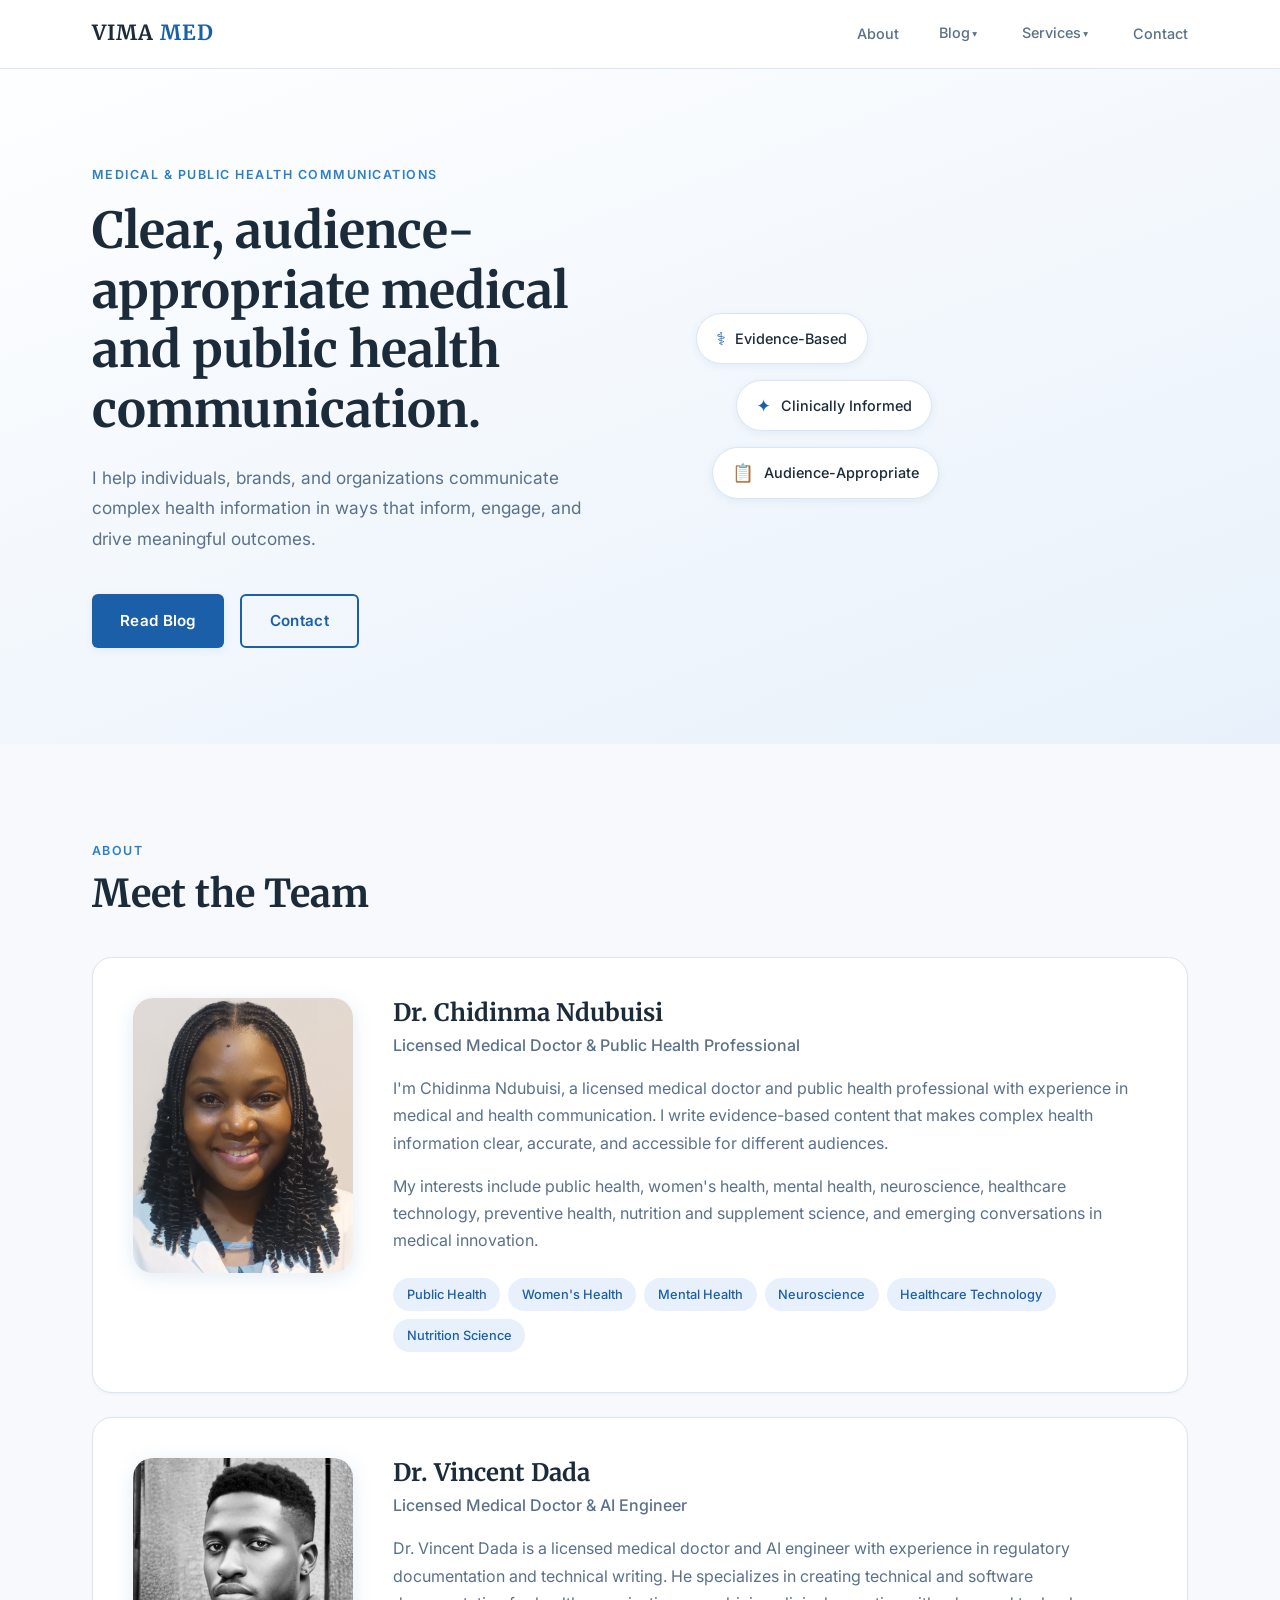
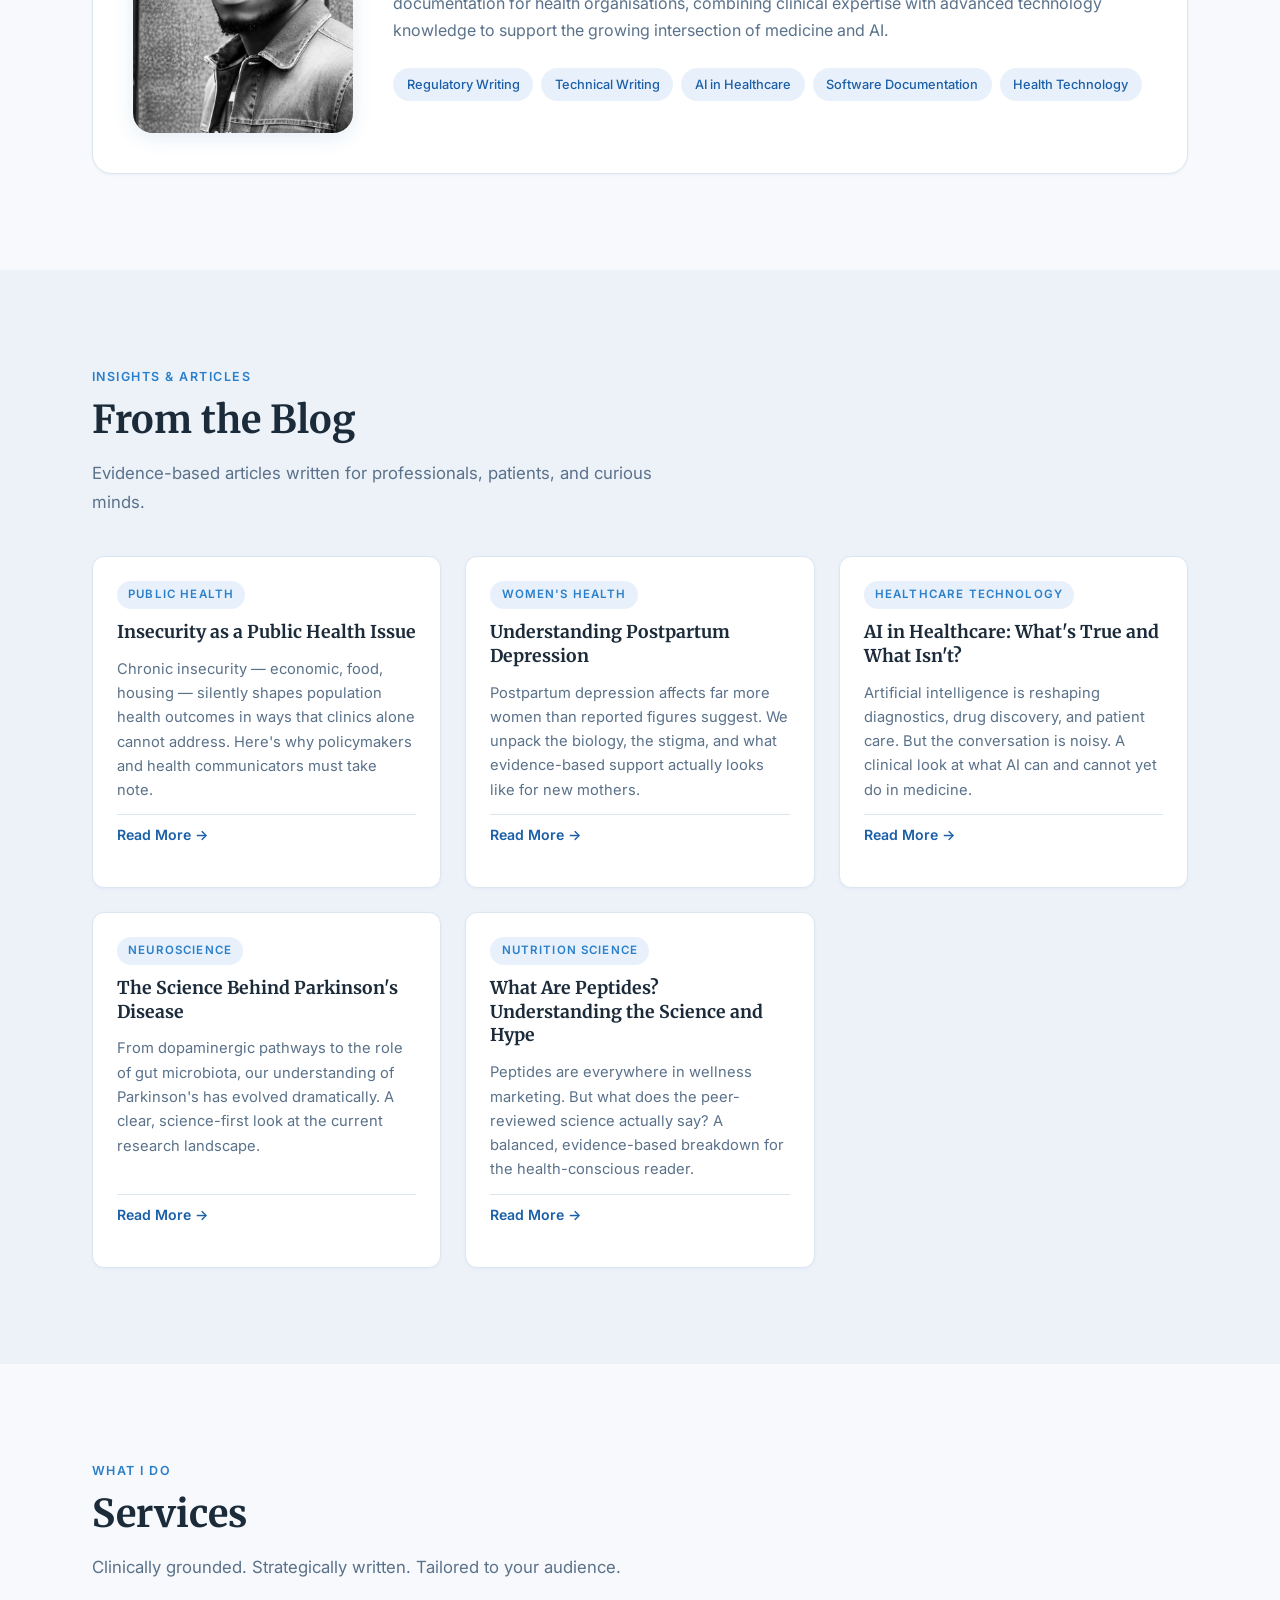
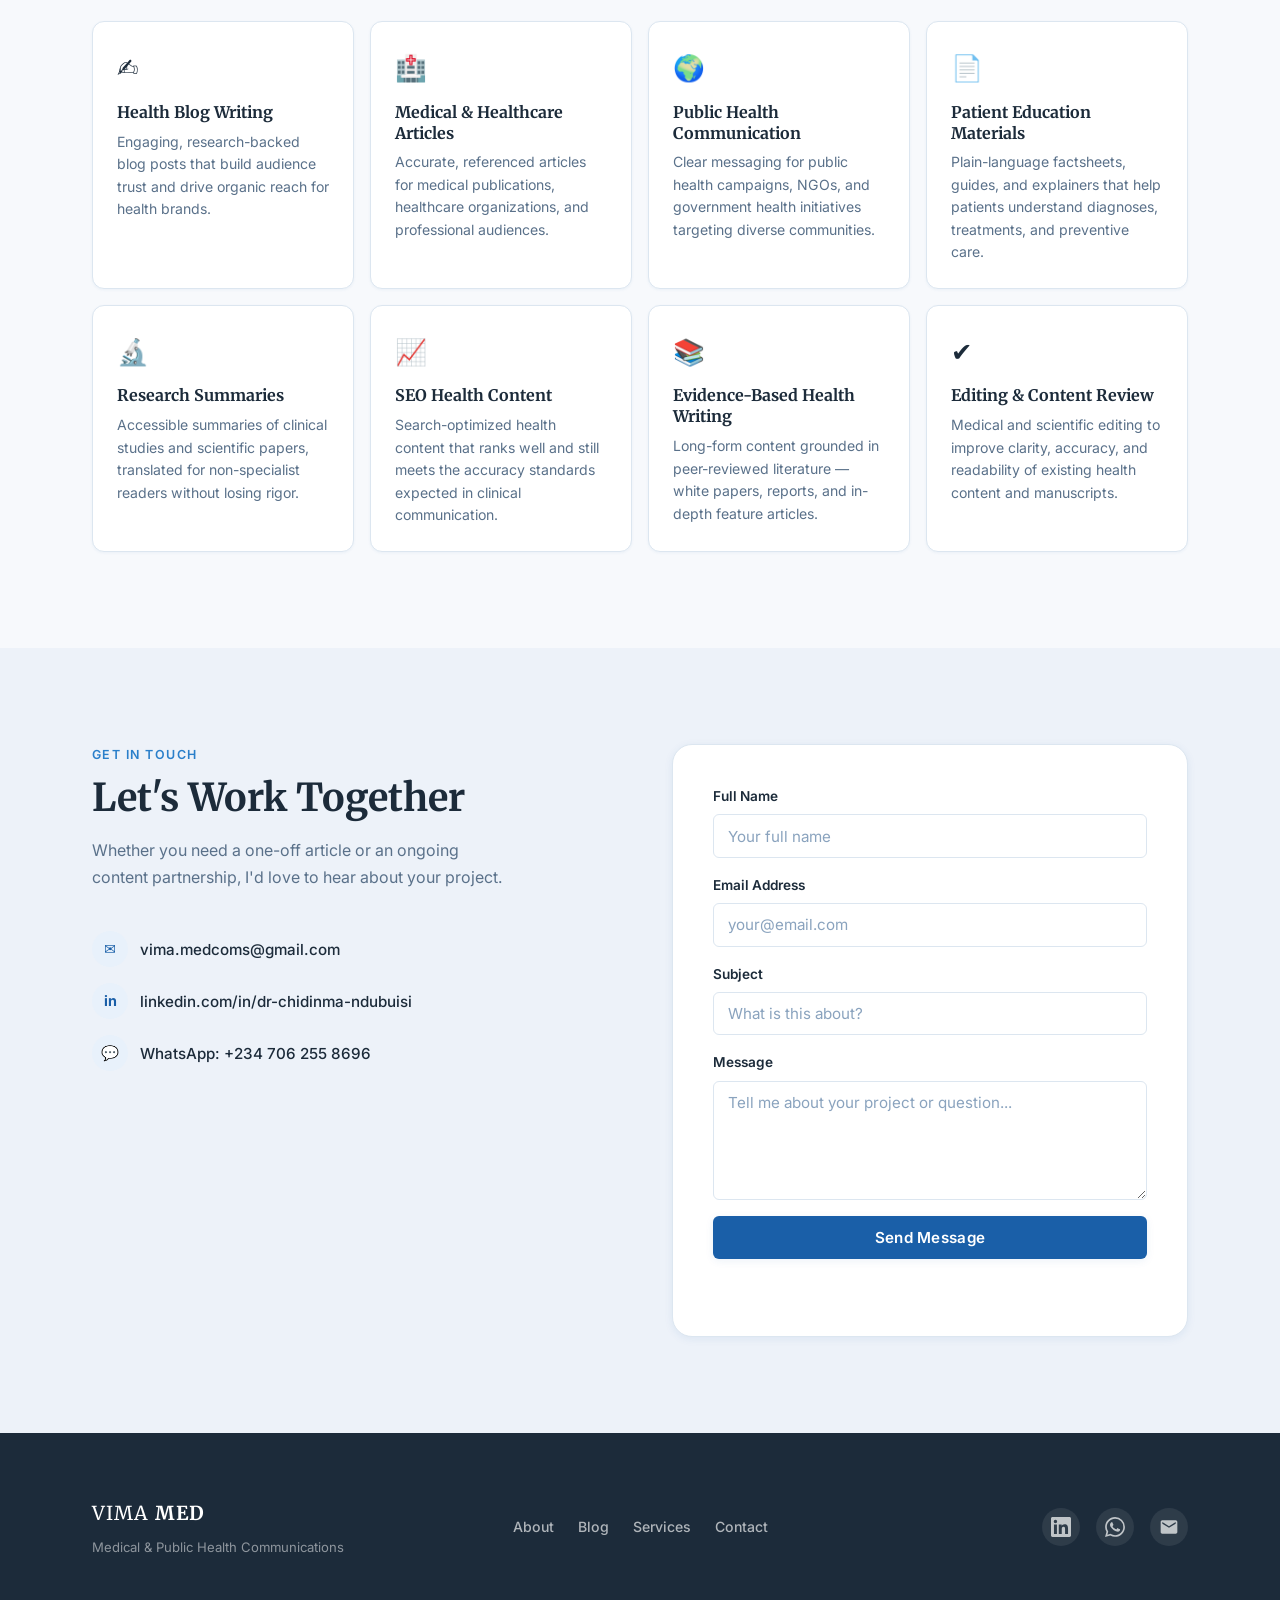
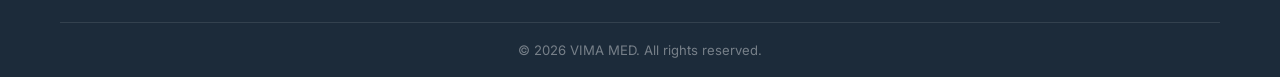
<file: index.html>
<!DOCTYPE html>
<html lang="en">
<head>
  <meta charset="UTF-8" />
  <meta name="viewport" content="width=device-width, initial-scale=1.0" />
  <meta name="description" content="VIMA MED – Medical and public health communications by Dr. Chidinma Ndubuisi. Evidence-based health writing, blog articles, and patient education." />
  <title>VIMA MED | Medical & Public Health Communications</title>
  <link rel="stylesheet" href="style.css" />
  <!-- Google Fonts: Inter (body) + Merriweather (headings) -->
  <link rel="preconnect" href="https://fonts.googleapis.com" />
  <link rel="preconnect" href="https://fonts.gstatic.com" crossorigin />
  <link href="https://fonts.googleapis.com/css2?family=Inter:wght@400;500;600&family=Merriweather:ital,wght@0,400;0,700;1,400&display=swap" rel="stylesheet" />
</head>
<body>

  <!-- ============================================================
       NAVIGATION BAR
       To edit: change the brand name or nav links below.
       ============================================================ -->
  <header class="site-header" id="site-header">
    <nav class="nav container">
      <!-- Brand / Logo -->
      <a href="#home" class="nav-brand">
        VIMA <span>MED</span>
      </a>

      <!-- Desktop navigation links -->
      <ul class="nav-links" id="nav-links">
        <li><a href="#about">About</a></li>

        <!-- Blog dropdown -->
        <li class="has-dropdown">
          <span class="nav-parent">
            <a href="#blog">Blog</a>
            <button class="dropdown-btn" aria-expanded="false" aria-label="Toggle Blog menu">▾</button>
          </span>
          <ul class="nav-dropdown" role="menu">
            <li><a href="insecurity-public-health.html">Public Health</a></li>
            <li><a href="postpartum-depression.html">Women's Health</a></li>
            <li><a href="ai-in-healthcare.html">Healthcare Technology</a></li>
            <li><a href="parkinsons-science.html">Neuroscience</a></li>
            <li><a href="peptides-explained.html">Nutrition Science</a></li>
          </ul>
        </li>

        <!-- Services dropdown -->
        <li class="has-dropdown">
          <span class="nav-parent">
            <a href="#services">Services</a>
            <button class="dropdown-btn" aria-expanded="false" aria-label="Toggle Services menu">▾</button>
          </span>
          <ul class="nav-dropdown" role="menu">
            <li><a href="#services">Health Blog Writing</a></li>
            <li><a href="#services">Regulatory Writing</a></li>
            <li><a href="#services">Patient Education Materials</a></li>
            <li><a href="#services">Research</a></li>
            <li><a href="#services">SEO Health Content</a></li>
            <li><a href="#services">Evidence-Based Health Writing</a></li>
            <li><a href="#services">Technical Writing</a></li>
          </ul>
        </li>

        <li><a href="#contact">Contact</a></li>
      </ul>

      <!-- Mobile hamburger button -->
      <button class="nav-toggle" id="nav-toggle" aria-label="Open navigation menu" aria-expanded="false">
        <span></span>
        <span></span>
        <span></span>
      </button>
    </nav>
  </header>


  <main>

    <!-- ============================================================
         HERO SECTION
         To edit: update the headline, subheadline, or button text.
         ============================================================ -->
    <section class="hero" id="home">
      <div class="container hero-inner">
        <div class="hero-text">
          <p class="hero-eyebrow">Medical &amp; Public Health Communications</p>
          <h1 class="hero-headline">
            Clear, audience-appropriate medical and public health communication.
          </h1>
          <p class="hero-subheadline">
            I help individuals, brands, and organizations communicate complex health information in ways that inform, engage, and drive meaningful outcomes.
          </p>
          <div class="hero-ctas">
            <a href="#blog" class="btn btn-primary">Read Blog</a>
            <a href="#contact" class="btn btn-outline">Contact</a>
          </div>
        </div>

        <!-- Decorative accent element -->
        <div class="hero-visual" aria-hidden="true">
          <div class="hero-badge">
            <span class="hero-badge-icon">⚕</span>
            <span class="hero-badge-text">Evidence-Based</span>
          </div>
          <div class="hero-badge hero-badge--offset">
            <span class="hero-badge-icon">✦</span>
            <span class="hero-badge-text">Clinically Informed</span>
          </div>
          <div class="hero-badge hero-badge--bottom">
            <span class="hero-badge-icon">📋</span>
            <span class="hero-badge-text">Audience-Appropriate</span>
          </div>
        </div>
      </div>
    </section>


    <!-- ============================================================
         ABOUT SECTION
         To edit: update bio text, headshot images, or add CV links.
         To add a headshot for a professional:
           1. Save photo as "assets/chidinma.jpeg" (or "assets/vincent.jpeg")
           2. Replace the placeholder div with:
              <img src="assets/chidinma.jpeg" alt="Dr. Chidinma Ndubuisi" class="about-photo" />
         ============================================================ -->
    <section class="about section-pad" id="about">
      <div class="container">

        <!-- Section header -->
        <div class="about-header">
          <p class="section-label">About</p>
          <h2 class="section-heading">Meet the Team</h2>
        </div>

        <!-- Stacked profile cards -->
        <div class="about-cards">

          <!-- ── Card 1: Dr. Chidinma Ndubuisi ── -->
          <div class="about-card">
            <!-- Photo column -->
            <div class="about-card-photo">
              <img src="assets/chidinma.jpeg" alt="Dr. Chidinma Ndubuisi" class="about-photo" />
              <!-- Future: <a href="assets/cv-chidinma.pdf" class="btn btn-outline btn-sm" download>Download CV</a> -->
            </div>

            <!-- Bio column -->
            <div class="about-card-text">
              <h3 class="section-heading" style="font-size:1.5rem; margin-bottom:0.25rem;">Dr. Chidinma Ndubuisi</h3>
              <p class="about-tagline">Licensed Medical Doctor &amp; Public Health Professional</p>

              <p>
                I'm Chidinma Ndubuisi, a licensed medical doctor and public health professional with experience in medical and health communication. I write evidence-based content that makes complex health information clear, accurate, and accessible for different audiences.
              </p>
              <p>
                My interests include public health, women's health, mental health, neuroscience, healthcare technology, preventive health, nutrition and supplement science, and emerging conversations in medical innovation.
              </p>

              <div class="about-tags">
                <span class="tag">Public Health</span>
                <span class="tag">Women's Health</span>
                <span class="tag">Mental Health</span>
                <span class="tag">Neuroscience</span>
                <span class="tag">Healthcare Technology</span>
                <span class="tag">Nutrition Science</span>
              </div>
            </div>
          </div><!-- /card 1 -->

          <!-- ── Card 2: Dr. Vincent Dada ── -->
          <div class="about-card">
            <!-- Photo column -->
            <div class="about-card-photo">
              <img src="assets/vincent.jpeg" alt="Dr. Vincent Dada" class="about-photo" />
              <!-- Future: <a href="assets/cv-vincent.pdf" class="btn btn-outline btn-sm" download>Download CV</a> -->
            </div>

            <!-- Bio column -->
            <div class="about-card-text">
              <h3 class="section-heading" style="font-size:1.5rem; margin-bottom:0.25rem;">Dr. Vincent Dada</h3>
              <p class="about-tagline">Licensed Medical Doctor &amp; AI Engineer</p>

              <p>
                Dr. Vincent Dada is a licensed medical doctor and AI engineer with experience in regulatory documentation and technical writing. He specializes in creating technical and software documentation for health organisations, combining clinical expertise with advanced technology knowledge to support the growing intersection of medicine and AI.
              </p>

              <div class="about-tags">
                <span class="tag">Regulatory Writing</span>
                <span class="tag">Technical Writing</span>
                <span class="tag">AI in Healthcare</span>
                <span class="tag">Software Documentation</span>
                <span class="tag">Health Technology</span>
              </div>
            </div>
          </div><!-- /card 2 -->

        </div><!-- /about-cards -->
      </div>
    </section>


    <!-- ============================================================
         BLOG SECTION
         To edit: update each card's title, excerpt, and link.
         To add a card: copy one <article class="blog-card"> block and paste it.
         ============================================================ -->
    <section class="blog section-pad bg-light" id="blog">
      <div class="container">
        <p class="section-label">Insights &amp; Articles</p>
        <h2 class="section-heading">From the Blog</h2>
        <p class="section-subtext">
          Evidence-based articles written for professionals, patients, and curious minds.
        </p>

        <div class="blog-grid">

          <!-- Blog Card 1 -->
          <article class="blog-card">
            <div class="blog-card-tag">Public Health</div>
            <h3 class="blog-card-title">Insecurity as a Public Health Issue</h3>
            <p class="blog-card-excerpt">
              Chronic insecurity — economic, food, housing — silently shapes population health outcomes in ways that clinics alone cannot address. Here's why policymakers and health communicators must take note.
            </p>
            <a href="insecurity-public-health.html" class="blog-card-link">Read More &rarr;</a>
          </article>

          <!-- Blog Card 2 -->
          <article class="blog-card">
            <div class="blog-card-tag">Women's Health</div>
            <h3 class="blog-card-title">Understanding Postpartum Depression</h3>
            <p class="blog-card-excerpt">
              Postpartum depression affects far more women than reported figures suggest. We unpack the biology, the stigma, and what evidence-based support actually looks like for new mothers.
            </p>
            <a href="postpartum-depression.html" class="blog-card-link">Read More &rarr;</a>
          </article>

          <!-- Blog Card 3 -->
          <article class="blog-card">
            <div class="blog-card-tag">Healthcare Technology</div>
            <h3 class="blog-card-title">AI in Healthcare: What's True and What Isn't?</h3>
            <p class="blog-card-excerpt">
              Artificial intelligence is reshaping diagnostics, drug discovery, and patient care. But the conversation is noisy. A clinical look at what AI can and cannot yet do in medicine.
            </p>
            <a href="ai-in-healthcare.html" class="blog-card-link">Read More &rarr;</a>
          </article>

          <!-- Blog Card 4 -->
          <article class="blog-card">
            <div class="blog-card-tag">Neuroscience</div>
            <h3 class="blog-card-title">The Science Behind Parkinson's Disease</h3>
            <p class="blog-card-excerpt">
              From dopaminergic pathways to the role of gut microbiota, our understanding of Parkinson's has evolved dramatically. A clear, science-first look at the current research landscape.
            </p>
            <a href="parkinsons-science.html" class="blog-card-link">Read More &rarr;</a>
          </article>

          <!-- Blog Card 5 -->
          <article class="blog-card">
            <div class="blog-card-tag">Nutrition Science</div>
            <h3 class="blog-card-title">What Are Peptides? Understanding the Science and Hype</h3>
            <p class="blog-card-excerpt">
              Peptides are everywhere in wellness marketing. But what does the peer-reviewed science actually say? A balanced, evidence-based breakdown for the health-conscious reader.
            </p>
            <a href="peptides-explained.html" class="blog-card-link">Read More &rarr;</a>
          </article>

        </div><!-- /blog-grid -->
      </div>
    </section>


    <!-- ============================================================
         SERVICES SECTION
         To edit: update each service name or description text.
         To add a service: copy one <div class="service-card"> block.
         ============================================================ -->
    <section class="services section-pad" id="services">
      <div class="container">
        <p class="section-label">What I Do</p>
        <h2 class="section-heading">Services</h2>
        <p class="section-subtext">
          Clinically grounded. Strategically written. Tailored to your audience.
        </p>

        <div class="services-grid">

          <div class="service-card">
            <div class="service-icon" aria-hidden="true">✍</div>
            <h3>Health Blog Writing</h3>
            <p>Engaging, research-backed blog posts that build audience trust and drive organic reach for health brands.</p>
          </div>

          <div class="service-card">
            <div class="service-icon" aria-hidden="true">🏥</div>
            <h3>Medical &amp; Healthcare Articles</h3>
            <p>Accurate, referenced articles for medical publications, healthcare organizations, and professional audiences.</p>
          </div>

          <div class="service-card">
            <div class="service-icon" aria-hidden="true">🌍</div>
            <h3>Public Health Communication</h3>
            <p>Clear messaging for public health campaigns, NGOs, and government health initiatives targeting diverse communities.</p>
          </div>

          <div class="service-card">
            <div class="service-icon" aria-hidden="true">📄</div>
            <h3>Patient Education Materials</h3>
            <p>Plain-language factsheets, guides, and explainers that help patients understand diagnoses, treatments, and preventive care.</p>
          </div>

          <div class="service-card">
            <div class="service-icon" aria-hidden="true">🔬</div>
            <h3>Research Summaries</h3>
            <p>Accessible summaries of clinical studies and scientific papers, translated for non-specialist readers without losing rigor.</p>
          </div>

          <div class="service-card">
            <div class="service-icon" aria-hidden="true">📈</div>
            <h3>SEO Health Content</h3>
            <p>Search-optimized health content that ranks well and still meets the accuracy standards expected in clinical communication.</p>
          </div>

          <div class="service-card">
            <div class="service-icon" aria-hidden="true">📚</div>
            <h3>Evidence-Based Health Writing</h3>
            <p>Long-form content grounded in peer-reviewed literature — white papers, reports, and in-depth feature articles.</p>
          </div>

          <div class="service-card">
            <div class="service-icon" aria-hidden="true">✔</div>
            <h3>Editing &amp; Content Review</h3>
            <p>Medical and scientific editing to improve clarity, accuracy, and readability of existing health content and manuscripts.</p>
          </div>

        </div><!-- /services-grid -->
      </div>
    </section>


    <!-- ============================================================
         CONTACT SECTION
         To edit: update email, LinkedIn URL, or WhatsApp number.
         Note: the form is frontend-only (no emails are sent yet).
         To enable form submission, connect a service like Formspree.
         ============================================================ -->
    <section class="contact section-pad bg-light" id="contact">
      <div class="container contact-inner">

        <!-- Contact info column -->
        <div class="contact-info">
          <p class="section-label">Get in Touch</p>
          <h2 class="section-heading">Let's Work Together</h2>
          <p class="contact-intro">
            Whether you need a one-off article or an ongoing content partnership, I'd love to hear about your project.
          </p>

          <ul class="contact-list">
            <li>
              <span class="contact-list-icon" aria-hidden="true">✉</span>
              <a href="mailto:vima.medcoms@gmail.com">vima.medcoms@gmail.com</a>
            </li>
            <li>
              <span class="contact-list-icon" aria-hidden="true">in</span>
              <a href="https://www.linkedin.com/in/dr-chidinma-ndubuisi" target="_blank" rel="noopener noreferrer">
                linkedin.com/in/dr-chidinma-ndubuisi
              </a>
            </li>
            <li>
              <span class="contact-list-icon" aria-hidden="true">💬</span>
              <a href="https://wa.me/2347062558696" target="_blank" rel="noopener noreferrer">
                WhatsApp: +234 706 255 8696
              </a>
            </li>
          </ul>
        </div>

        <!-- Contact form column -->
        <form class="contact-form" id="contact-form" novalidate>
          <div class="form-group">
            <label for="name">Full Name</label>
            <input type="text" id="name" name="name" placeholder="Your full name" required />
          </div>

          <div class="form-group">
            <label for="email">Email Address</label>
            <input type="email" id="email" name="email" placeholder="your@email.com" required />
          </div>

          <div class="form-group">
            <label for="subject">Subject</label>
            <input type="text" id="subject" name="subject" placeholder="What is this about?" />
          </div>

          <div class="form-group">
            <label for="message">Message</label>
            <textarea id="message" name="message" rows="5" placeholder="Tell me about your project or question..." required></textarea>
          </div>

          <button type="submit" class="btn btn-primary btn-full">Send Message</button>

          <!-- Success / error message shown by script.js -->
          <p class="form-feedback" id="form-feedback" aria-live="polite"></p>
        </form>

      </div>
    </section>

  </main>


  <!-- ============================================================
       FOOTER
       To edit: update the copyright year or social links.
       ============================================================ -->
  <footer class="site-footer">
    <div class="container footer-inner">

      <div class="footer-brand">
        <span class="footer-logo">VIMA <strong>MED</strong></span>
        <p>Medical &amp; Public Health Communications</p>
      </div>

      <nav class="footer-nav" aria-label="Footer navigation">
        <a href="#about">About</a>
        <a href="#blog">Blog</a>
        <a href="#services">Services</a>
        <a href="#contact">Contact</a>
      </nav>

      <div class="footer-social">
        <a href="https://www.linkedin.com/in/dr-chidinma-ndubuisi" target="_blank" rel="noopener noreferrer" aria-label="LinkedIn">
          <!-- LinkedIn SVG icon -->
          <svg xmlns="http://www.w3.org/2000/svg" width="20" height="20" viewBox="0 0 24 24" fill="currentColor" aria-hidden="true">
            <path d="M20.447 20.452h-3.554v-5.569c0-1.328-.027-3.037-1.852-3.037-1.853 0-2.136 1.445-2.136 2.939v5.667H9.351V9h3.414v1.561h.046c.477-.9 1.637-1.85 3.37-1.85 3.601 0 4.267 2.37 4.267 5.455v6.286zM5.337 7.433a2.062 2.062 0 01-2.063-2.065 2.064 2.064 0 112.063 2.065zm1.782 13.019H3.555V9h3.564v11.452zM22.225 0H1.771C.792 0 0 .774 0 1.729v20.542C0 23.227.792 24 1.771 24h20.451C23.2 24 24 23.227 24 22.271V1.729C24 .774 23.2 0 22.222 0h.003z"/>
          </svg>
        </a>
        <a href="https://wa.me/2347062558696" target="_blank" rel="noopener noreferrer" aria-label="WhatsApp">
          <!-- WhatsApp SVG icon -->
          <svg xmlns="http://www.w3.org/2000/svg" width="20" height="20" viewBox="0 0 24 24" fill="currentColor" aria-hidden="true">
            <path d="M17.472 14.382c-.297-.149-1.758-.867-2.03-.967-.273-.099-.471-.148-.67.15-.197.297-.767.966-.94 1.164-.173.199-.347.223-.644.075-.297-.15-1.255-.463-2.39-1.475-.883-.788-1.48-1.761-1.653-2.059-.173-.297-.018-.458.13-.606.134-.133.298-.347.446-.52.149-.174.198-.298.298-.497.099-.198.05-.371-.025-.52-.075-.149-.669-1.612-.916-2.207-.242-.579-.487-.5-.669-.51-.173-.008-.371-.01-.57-.01-.198 0-.52.074-.792.372-.272.297-1.04 1.016-1.04 2.479 0 1.462 1.065 2.875 1.213 3.074.149.198 2.096 3.2 5.077 4.487.709.306 1.262.489 1.694.625.712.227 1.36.195 1.871.118.571-.085 1.758-.719 2.006-1.413.248-.694.248-1.289.173-1.413-.074-.124-.272-.198-.57-.347m-5.421 7.403h-.004a9.87 9.87 0 01-5.031-1.378l-.361-.214-3.741.982.998-3.648-.235-.374a9.86 9.86 0 01-1.51-5.26c.001-5.45 4.436-9.884 9.888-9.884 2.64 0 5.122 1.03 6.988 2.898a9.825 9.825 0 012.893 6.994c-.003 5.45-4.437 9.884-9.885 9.884m8.413-18.297A11.815 11.815 0 0012.05 0C5.495 0 .16 5.335.157 11.892c0 2.096.547 4.142 1.588 5.945L.057 24l6.305-1.654a11.882 11.882 0 005.683 1.448h.005c6.554 0 11.89-5.335 11.893-11.893a11.821 11.821 0 00-3.48-8.413z"/>
          </svg>
        </a>
        <a href="mailto:vima.medcoms@gmail.com" aria-label="Email">
          <!-- Email SVG icon -->
          <svg xmlns="http://www.w3.org/2000/svg" width="20" height="20" viewBox="0 0 24 24" fill="currentColor" aria-hidden="true">
            <path d="M20 4H4c-1.1 0-2 .9-2 2v12c0 1.1.9 2 2 2h16c1.1 0 2-.9 2-2V6c0-1.1-.9-2-2-2zm0 4l-8 5-8-5V6l8 5 8-5v2z"/>
          </svg>
        </a>
      </div>

    </div>

    <div class="footer-bottom">
      <p>&copy; <span id="footer-year"></span> VIMA MED. All rights reserved.</p>
    </div>
  </footer>

  <script src="script.js"></script>
</body>
</html>
</file>
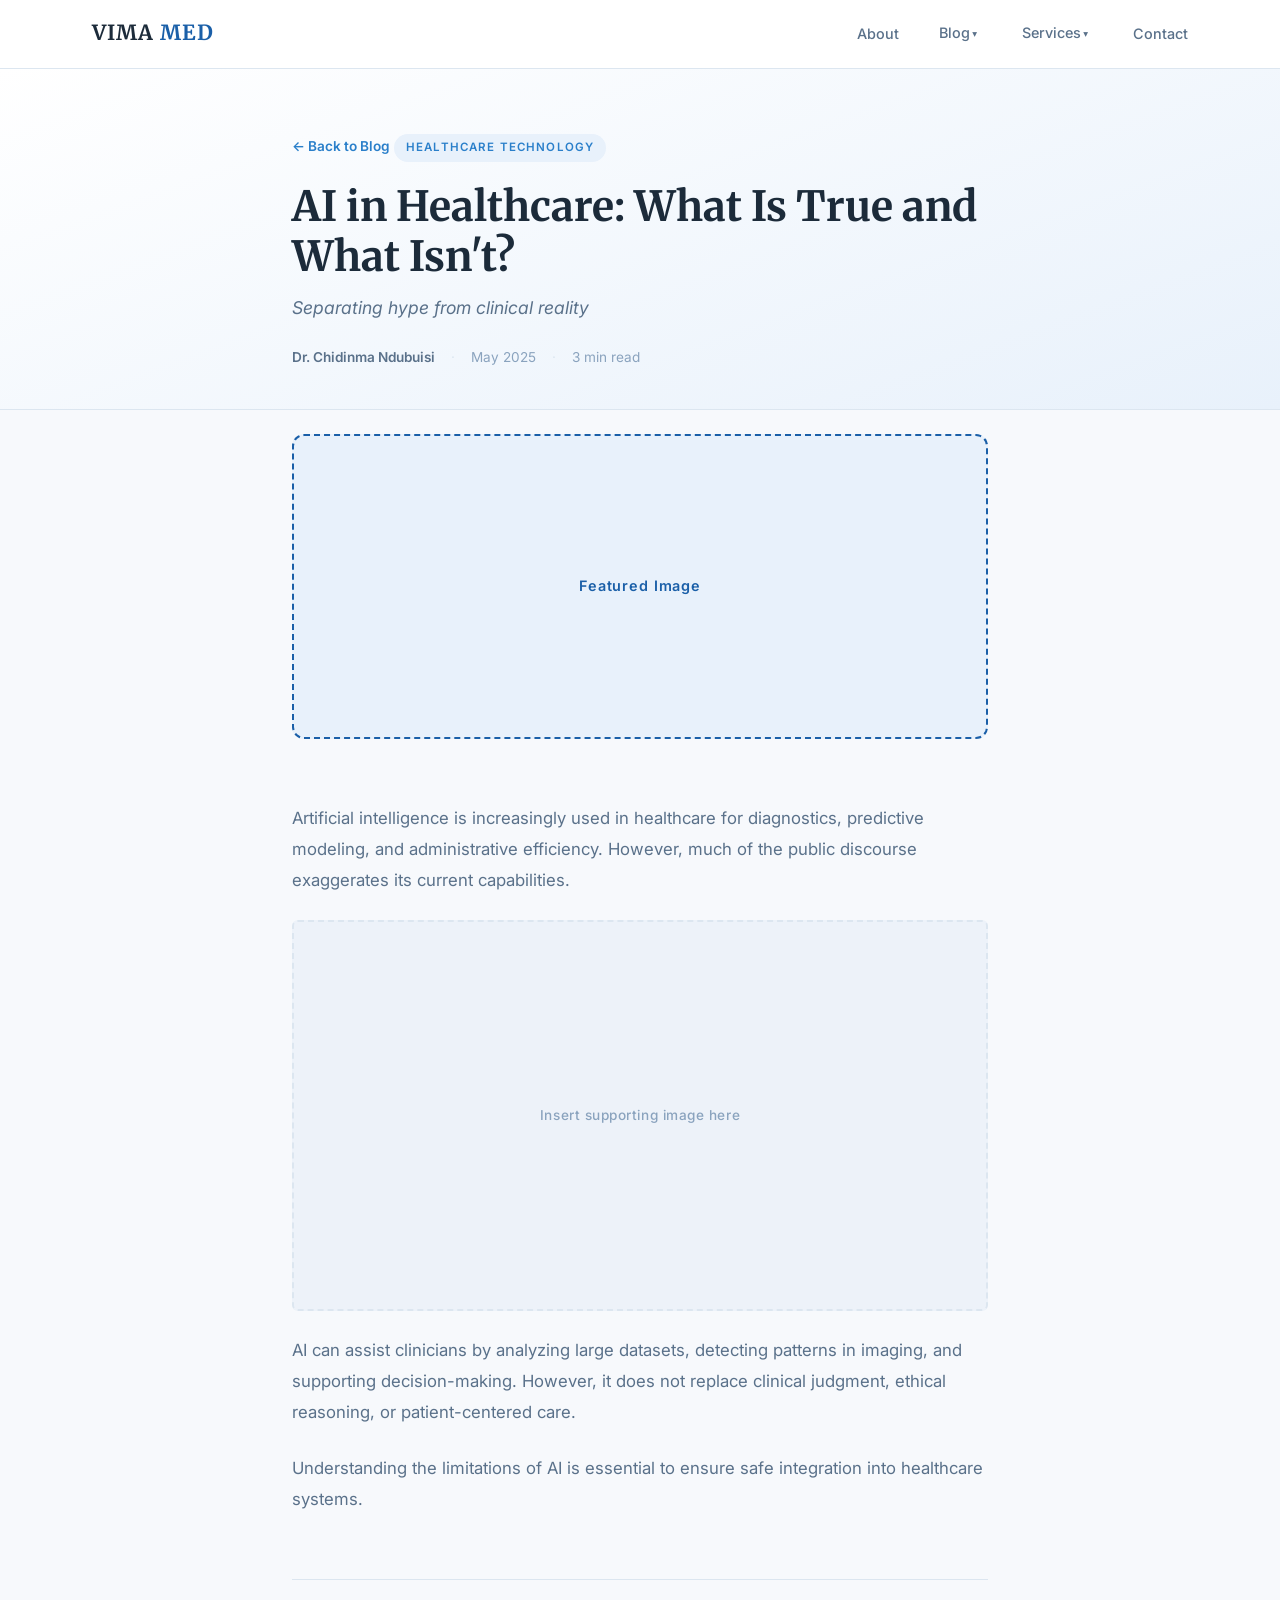
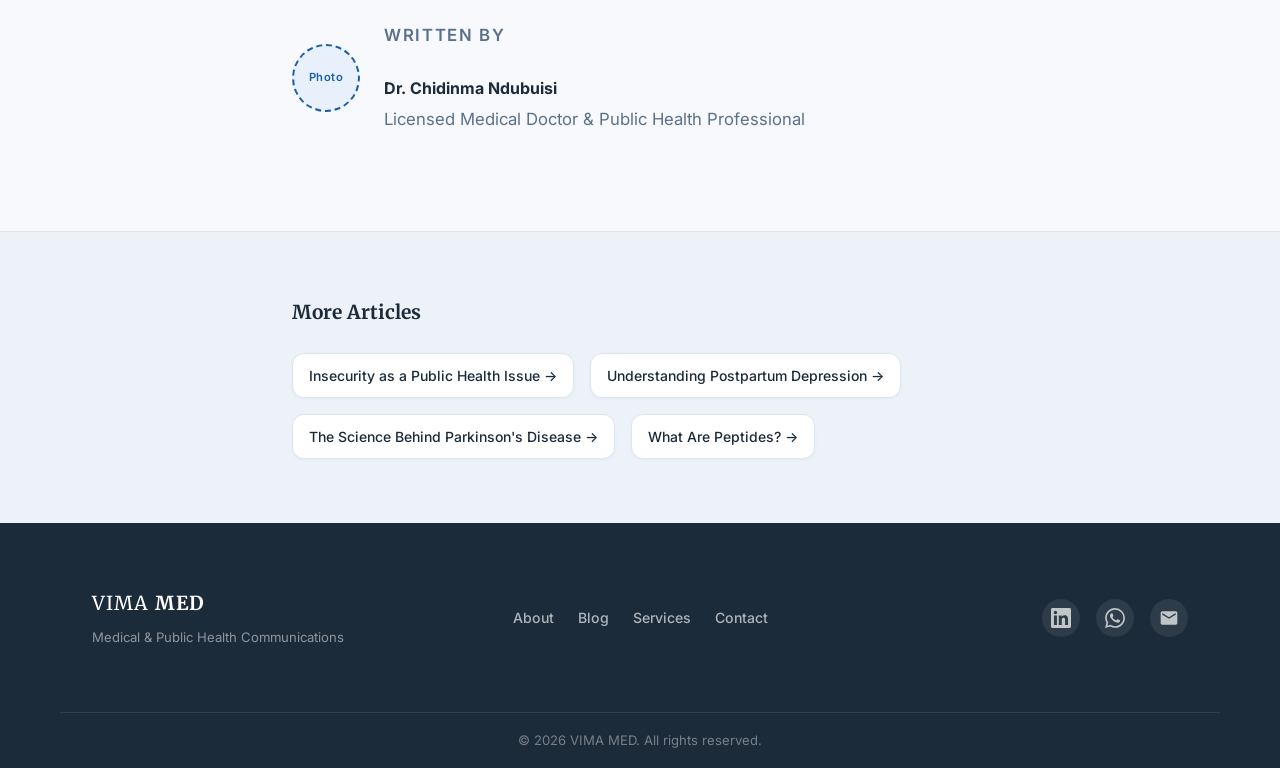
<file: ai-in-healthcare.html>
<!DOCTYPE html>
<html lang="en">
<head>
  <meta charset="UTF-8" />
  <meta name="viewport" content="width=device-width, initial-scale=1.0" />
  <meta name="description" content="AI in Healthcare: What Is True and What Isn't? — separating hype from clinical reality. By Dr. Chidinma Ndubuisi, VIMA MED." />
  <title>AI in Healthcare: What Is True and What Isn't? | VIMA MED</title>
  <link rel="stylesheet" href="style.css" />
  <link rel="preconnect" href="https://fonts.googleapis.com" />
  <link rel="preconnect" href="https://fonts.gstatic.com" crossorigin />
  <link href="https://fonts.googleapis.com/css2?family=Inter:wght@400;500;600&family=Merriweather:ital,wght@0,400;0,700;1,400&display=swap" rel="stylesheet" />
</head>
<body>

  <!-- ============================================================
       NAVIGATION
       Links point back to index.html sections.
       ============================================================ -->
  <header class="site-header" id="site-header">
    <nav class="nav container">
      <a href="index.html" class="nav-brand">VIMA <span>MED</span></a>

      <ul class="nav-links" id="nav-links">
        <li><a href="index.html#about">About</a></li>

        <li class="has-dropdown">
          <span class="nav-parent">
            <a href="index.html#blog">Blog</a>
            <button class="dropdown-btn" aria-expanded="false" aria-label="Toggle Blog menu">▾</button>
          </span>
          <ul class="nav-dropdown" role="menu">
            <li><a href="insecurity-public-health.html">Public Health</a></li>
            <li><a href="postpartum-depression.html">Women's Health</a></li>
            <li><a href="ai-in-healthcare.html">Healthcare Technology</a></li>
            <li><a href="parkinsons-science.html">Neuroscience</a></li>
            <li><a href="peptides-explained.html">Nutrition Science</a></li>
          </ul>
        </li>

        <li class="has-dropdown">
          <span class="nav-parent">
            <a href="index.html#services">Services</a>
            <button class="dropdown-btn" aria-expanded="false" aria-label="Toggle Services menu">▾</button>
          </span>
          <ul class="nav-dropdown" role="menu">
            <li><a href="index.html#services">Health Blog Writing</a></li>
            <li><a href="index.html#services">Regulatory Writing</a></li>
            <li><a href="index.html#services">Patient Education Materials</a></li>
            <li><a href="index.html#services">Research</a></li>
            <li><a href="index.html#services">SEO Health Content</a></li>
            <li><a href="index.html#services">Evidence-Based Health Writing</a></li>
            <li><a href="index.html#services">Technical Writing</a></li>
          </ul>
        </li>

        <li><a href="index.html#contact">Contact</a></li>
      </ul>

      <button class="nav-toggle" id="nav-toggle" aria-label="Open navigation menu" aria-expanded="false">
        <span></span>
        <span></span>
        <span></span>
      </button>
    </nav>
  </header>


  <div class="article-page">

    <!-- ============================================================
         ARTICLE HERO
         To edit: update the tag, title, subtitle, or date.
         ============================================================ -->
    <div class="article-hero">
      <div class="article-hero-inner">
        <a href="index.html#blog" class="article-back">&larr; Back to Blog</a>
        <div class="article-tag">Healthcare Technology</div>
        <h1 class="article-title">AI in Healthcare: What Is True and What Isn't?</h1>
        <p class="article-subtitle">Separating hype from clinical reality</p>
        <div class="article-meta">
          <span><strong>Dr. Chidinma Ndubuisi</strong></span>
          <span class="article-meta-sep">·</span>
          <span>May 2025</span>
          <span class="article-meta-sep">·</span>
          <span>3 min read</span>
        </div>
      </div>
    </div>


    <!-- ============================================================
         FEATURED IMAGE
         To replace: swap the placeholder div for an <img> tag.
         Example: <img src="assets/ai-healthcare-banner.jpg" alt="Description"
                       style="width:100%; border-radius:0.75rem;" />
         ============================================================ -->
    <div class="article-featured-img-wrap">
      <div class="article-featured-img-placeholder" aria-label="Featured image placeholder">Featured Image</div>
    </div>

    <!-- ============================================================
         ARTICLE BODY
         To edit: update the paragraph text below.
         ============================================================ -->
    <div class="article-body">
      <p>
        Artificial intelligence is increasingly used in healthcare for diagnostics, predictive modeling, and administrative efficiency. However, much of the public discourse exaggerates its current capabilities.
      </p>

      <!-- Optional inline image — replace placeholder with a real <img> when ready -->
      <figure class="article-inline-img">
        <div class="article-inline-img-placeholder" aria-label="Supporting image placeholder">Insert supporting image here</div>
      </figure>

      <p>
        AI can assist clinicians by analyzing large datasets, detecting patterns in imaging, and supporting decision-making. However, it does not replace clinical judgment, ethical reasoning, or patient-centered care.
      </p>
      <p>
        Understanding the limitations of AI is essential to ensure safe integration into healthcare systems.
      </p>

      <div class="article-author-box">
        <div class="article-author-photo" aria-label="Author photo placeholder">Photo</div>
        <div>
          <p class="article-author-label">Written by</p>
          <strong class="article-author-name">Dr. Chidinma Ndubuisi</strong>
          <p class="article-author-role">Licensed Medical Doctor &amp; Public Health Professional</p>
        </div>
      </div>
    </div>


    <!-- ============================================================
         MORE ARTICLES
         To edit: update the links or titles of related posts.
         ============================================================ -->
    <div class="article-more">
      <div class="article-more-inner">
        <h2>More Articles</h2>
        <div class="article-more-links">
          <a href="insecurity-public-health.html" class="article-more-link">Insecurity as a Public Health Issue &rarr;</a>
          <a href="postpartum-depression.html" class="article-more-link">Understanding Postpartum Depression &rarr;</a>
          <a href="parkinsons-science.html" class="article-more-link">The Science Behind Parkinson's Disease &rarr;</a>
          <a href="peptides-explained.html" class="article-more-link">What Are Peptides? &rarr;</a>
        </div>
      </div>
    </div>

  </div><!-- /article-page -->


  <!-- ============================================================
       FOOTER
       ============================================================ -->
  <footer class="site-footer">
    <div class="container footer-inner">

      <div class="footer-brand">
        <span class="footer-logo">VIMA <strong>MED</strong></span>
        <p>Medical &amp; Public Health Communications</p>
      </div>

      <nav class="footer-nav" aria-label="Footer navigation">
        <a href="index.html#about">About</a>
        <a href="index.html#blog">Blog</a>
        <a href="index.html#services">Services</a>
        <a href="index.html#contact">Contact</a>
      </nav>

      <div class="footer-social">
        <a href="https://www.linkedin.com/in/dr-chidinma-ndubuisi" target="_blank" rel="noopener noreferrer" aria-label="LinkedIn">
          <svg xmlns="http://www.w3.org/2000/svg" width="20" height="20" viewBox="0 0 24 24" fill="currentColor" aria-hidden="true">
            <path d="M20.447 20.452h-3.554v-5.569c0-1.328-.027-3.037-1.852-3.037-1.853 0-2.136 1.445-2.136 2.939v5.667H9.351V9h3.414v1.561h.046c.477-.9 1.637-1.85 3.37-1.85 3.601 0 4.267 2.37 4.267 5.455v6.286zM5.337 7.433a2.062 2.062 0 01-2.063-2.065 2.064 2.064 0 112.063 2.065zm1.782 13.019H3.555V9h3.564v11.452zM22.225 0H1.771C.792 0 0 .774 0 1.729v20.542C0 23.227.792 24 1.771 24h20.451C23.2 24 24 23.227 24 22.271V1.729C24 .774 23.2 0 22.222 0h.003z"/>
          </svg>
        </a>
        <a href="https://wa.me/2347062558696" target="_blank" rel="noopener noreferrer" aria-label="WhatsApp">
          <svg xmlns="http://www.w3.org/2000/svg" width="20" height="20" viewBox="0 0 24 24" fill="currentColor" aria-hidden="true">
            <path d="M17.472 14.382c-.297-.149-1.758-.867-2.03-.967-.273-.099-.471-.148-.67.15-.197.297-.767.966-.94 1.164-.173.199-.347.223-.644.075-.297-.15-1.255-.463-2.39-1.475-.883-.788-1.48-1.761-1.653-2.059-.173-.297-.018-.458.13-.606.134-.133.298-.347.446-.52.149-.174.198-.298.298-.497.099-.198.05-.371-.025-.52-.075-.149-.669-1.612-.916-2.207-.242-.579-.487-.5-.669-.51-.173-.008-.371-.01-.57-.01-.198 0-.52.074-.792.372-.272.297-1.04 1.016-1.04 2.479 0 1.462 1.065 2.875 1.213 3.074.149.198 2.096 3.2 5.077 4.487.709.306 1.262.489 1.694.625.712.227 1.36.195 1.871.118.571-.085 1.758-.719 2.006-1.413.248-.694.248-1.289.173-1.413-.074-.124-.272-.198-.57-.347m-5.421 7.403h-.004a9.87 9.87 0 01-5.031-1.378l-.361-.214-3.741.982.998-3.648-.235-.374a9.86 9.86 0 01-1.51-5.26c.001-5.45 4.436-9.884 9.888-9.884 2.64 0 5.122 1.03 6.988 2.898a9.825 9.825 0 012.893 6.994c-.003 5.45-4.437 9.884-9.885 9.884m8.413-18.297A11.815 11.815 0 0012.05 0C5.495 0 .16 5.335.157 11.892c0 2.096.547 4.142 1.588 5.945L.057 24l6.305-1.654a11.882 11.882 0 005.683 1.448h.005c6.554 0 11.89-5.335 11.893-11.893a11.821 11.821 0 00-3.48-8.413z"/>
          </svg>
        </a>
        <a href="mailto:vima.medcoms@gmail.com" aria-label="Email">
          <svg xmlns="http://www.w3.org/2000/svg" width="20" height="20" viewBox="0 0 24 24" fill="currentColor" aria-hidden="true">
            <path d="M20 4H4c-1.1 0-2 .9-2 2v12c0 1.1.9 2 2 2h16c1.1 0 2-.9 2-2V6c0-1.1-.9-2-2-2zm0 4l-8 5-8-5V6l8 5 8-5v2z"/>
          </svg>
        </a>
      </div>

    </div>
    <div class="footer-bottom">
      <p>&copy; <span id="footer-year"></span> VIMA MED. All rights reserved.</p>
    </div>
  </footer>

  <script src="script.js"></script>
</body>
</html>
</file>
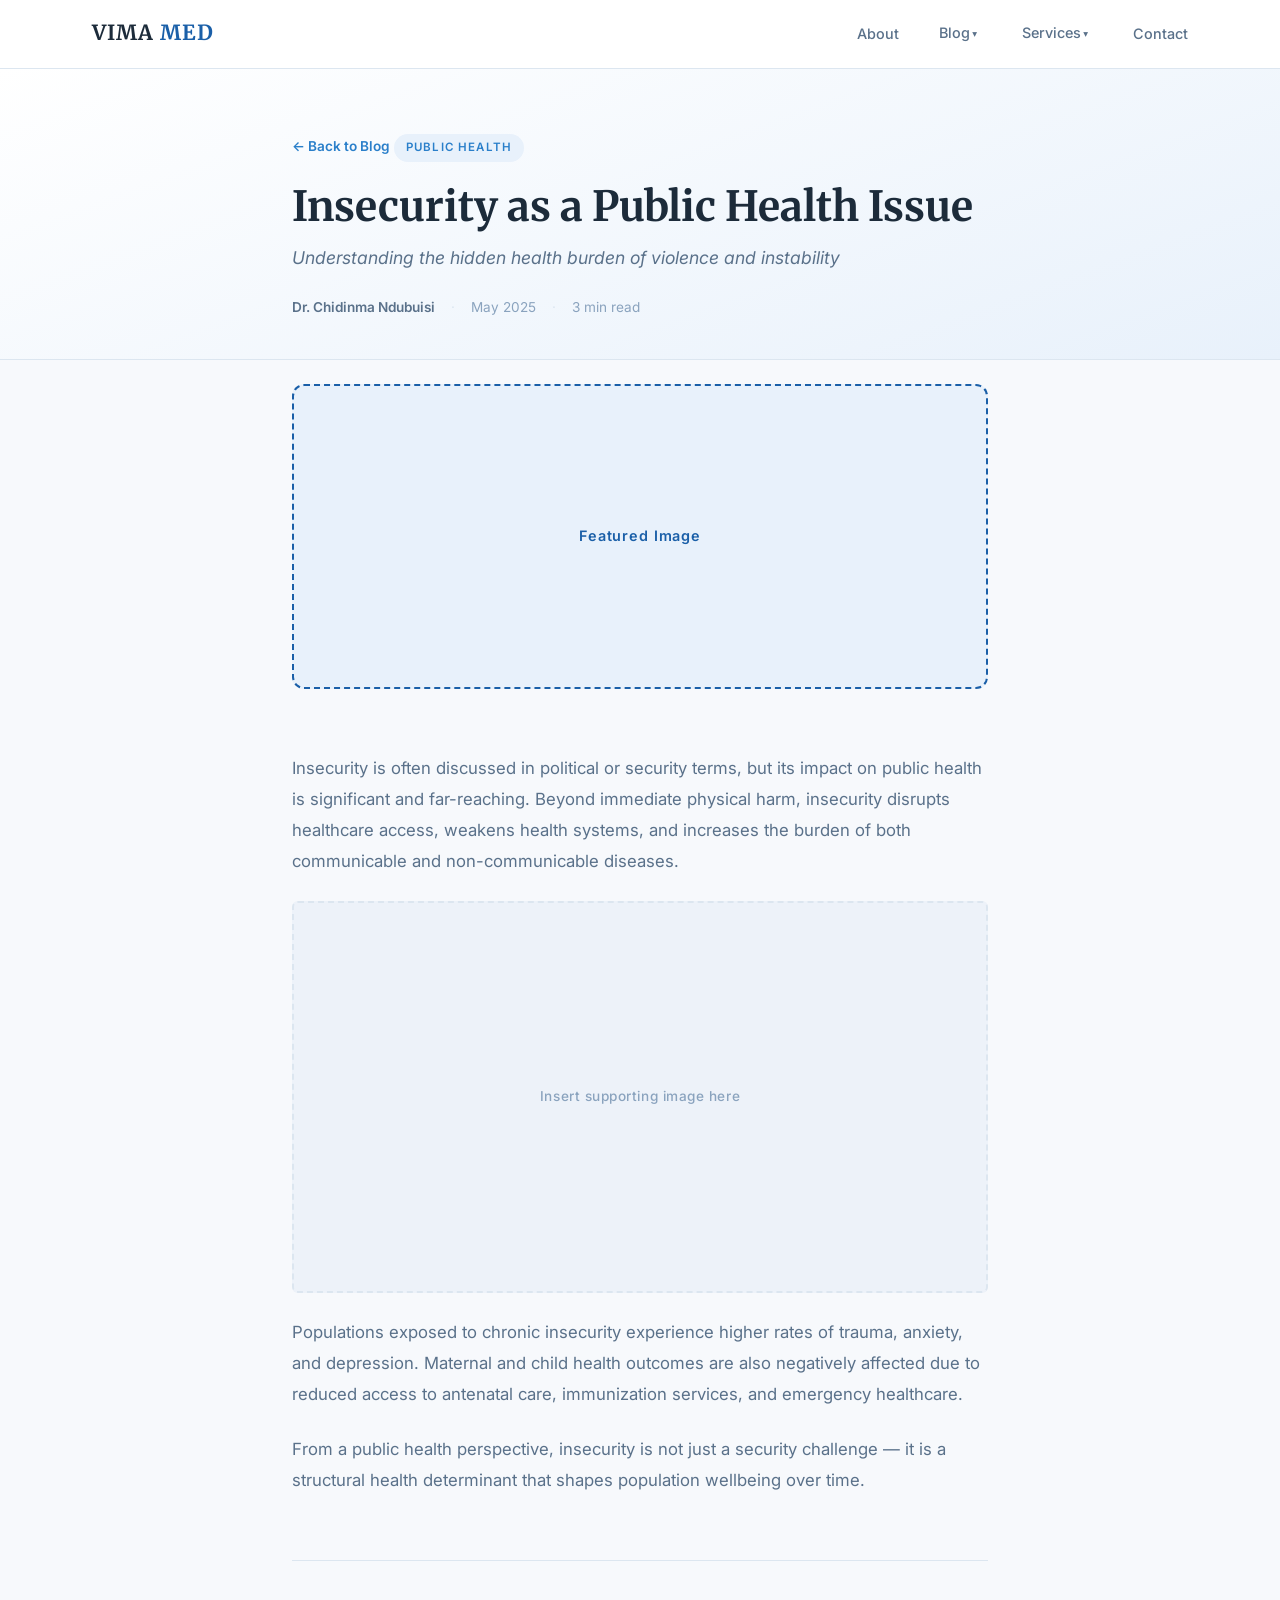
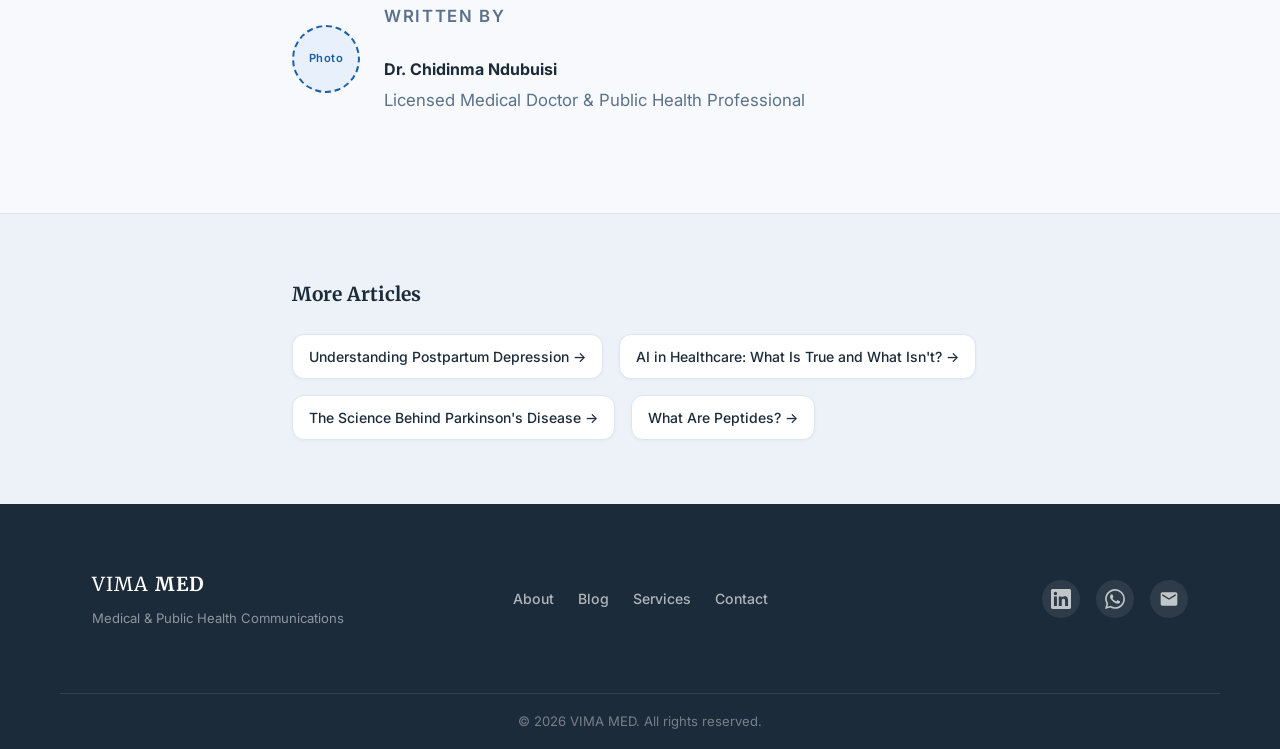
<file: insecurity-public-health.html>
<!DOCTYPE html>
<html lang="en">
<head>
  <meta charset="UTF-8" />
  <meta name="viewport" content="width=device-width, initial-scale=1.0" />
  <meta name="description" content="Insecurity as a Public Health Issue — understanding the hidden health burden of violence and instability. By Dr. Chidinma Ndubuisi, VIMA MED." />
  <title>Insecurity as a Public Health Issue | VIMA MED</title>
  <link rel="stylesheet" href="style.css" />
  <link rel="preconnect" href="https://fonts.googleapis.com" />
  <link rel="preconnect" href="https://fonts.gstatic.com" crossorigin />
  <link href="https://fonts.googleapis.com/css2?family=Inter:wght@400;500;600&family=Merriweather:ital,wght@0,400;0,700;1,400&display=swap" rel="stylesheet" />
</head>
<body>

  <!-- ============================================================
       NAVIGATION
       Links point back to index.html sections.
       ============================================================ -->
  <header class="site-header" id="site-header">
    <nav class="nav container">
      <a href="index.html" class="nav-brand">VIMA <span>MED</span></a>

      <ul class="nav-links" id="nav-links">
        <li><a href="index.html#about">About</a></li>

        <li class="has-dropdown">
          <span class="nav-parent">
            <a href="index.html#blog">Blog</a>
            <button class="dropdown-btn" aria-expanded="false" aria-label="Toggle Blog menu">▾</button>
          </span>
          <ul class="nav-dropdown" role="menu">
            <li><a href="insecurity-public-health.html">Public Health</a></li>
            <li><a href="postpartum-depression.html">Women's Health</a></li>
            <li><a href="ai-in-healthcare.html">Healthcare Technology</a></li>
            <li><a href="parkinsons-science.html">Neuroscience</a></li>
            <li><a href="peptides-explained.html">Nutrition Science</a></li>
          </ul>
        </li>

        <li class="has-dropdown">
          <span class="nav-parent">
            <a href="index.html#services">Services</a>
            <button class="dropdown-btn" aria-expanded="false" aria-label="Toggle Services menu">▾</button>
          </span>
          <ul class="nav-dropdown" role="menu">
            <li><a href="index.html#services">Health Blog Writing</a></li>
            <li><a href="index.html#services">Regulatory Writing</a></li>
            <li><a href="index.html#services">Patient Education Materials</a></li>
            <li><a href="index.html#services">Research</a></li>
            <li><a href="index.html#services">SEO Health Content</a></li>
            <li><a href="index.html#services">Evidence-Based Health Writing</a></li>
            <li><a href="index.html#services">Technical Writing</a></li>
          </ul>
        </li>

        <li><a href="index.html#contact">Contact</a></li>
      </ul>

      <button class="nav-toggle" id="nav-toggle" aria-label="Open navigation menu" aria-expanded="false">
        <span></span>
        <span></span>
        <span></span>
      </button>
    </nav>
  </header>


  <div class="article-page">

    <!-- ============================================================
         ARTICLE HERO
         To edit: update the tag, title, subtitle, or date.
         ============================================================ -->
    <div class="article-hero">
      <div class="article-hero-inner">
        <a href="index.html#blog" class="article-back">&larr; Back to Blog</a>
        <div class="article-tag">Public Health</div>
        <h1 class="article-title">Insecurity as a Public Health Issue</h1>
        <p class="article-subtitle">Understanding the hidden health burden of violence and instability</p>
        <div class="article-meta">
          <span><strong>Dr. Chidinma Ndubuisi</strong></span>
          <span class="article-meta-sep">·</span>
          <span>May 2025</span>
          <span class="article-meta-sep">·</span>
          <span>3 min read</span>
        </div>
      </div>
    </div>


    <!-- ============================================================
         FEATURED IMAGE
         To replace: swap the placeholder div for an <img> tag.
         Example: <img src="assets/insecurity-banner.jpg" alt="Description"
                       style="width:100%; border-radius:0.75rem;" />
         ============================================================ -->
    <div class="article-featured-img-wrap">
      <div class="article-featured-img-placeholder" aria-label="Featured image placeholder">Featured Image</div>
    </div>

    <!-- ============================================================
         ARTICLE BODY
         To edit: update the paragraph text below.
         ============================================================ -->
    <div class="article-body">
      <p>
        Insecurity is often discussed in political or security terms, but its impact on public health is significant and far-reaching. Beyond immediate physical harm, insecurity disrupts healthcare access, weakens health systems, and increases the burden of both communicable and non-communicable diseases.
      </p>

      <!-- Optional inline image — replace placeholder with a real <img> when ready -->
      <figure class="article-inline-img">
        <div class="article-inline-img-placeholder" aria-label="Supporting image placeholder">Insert supporting image here</div>
      </figure>

      <p>
        Populations exposed to chronic insecurity experience higher rates of trauma, anxiety, and depression. Maternal and child health outcomes are also negatively affected due to reduced access to antenatal care, immunization services, and emergency healthcare.
      </p>
      <p>
        From a public health perspective, insecurity is not just a security challenge — it is a structural health determinant that shapes population wellbeing over time.
      </p>

      <!-- ============================================================
           AUTHOR BOX
           To add author photo: replace the placeholder div with:
           <img src="assets/chidinma.jpg" alt="Dr. Chidinma Ndubuisi"
                style="width:68px;height:68px;border-radius:50%;object-fit:cover;flex-shrink:0;" />
           ============================================================ -->
      <div class="article-author-box">
        <div class="article-author-photo" aria-label="Author photo placeholder">Photo</div>
        <div>
          <p class="article-author-label">Written by</p>
          <strong class="article-author-name">Dr. Chidinma Ndubuisi</strong>
          <p class="article-author-role">Licensed Medical Doctor &amp; Public Health Professional</p>
        </div>
      </div>
    </div>


    <!-- ============================================================
         MORE ARTICLES
         To edit: update the links or titles of related posts.
         ============================================================ -->
    <div class="article-more">
      <div class="article-more-inner">
        <h2>More Articles</h2>
        <div class="article-more-links">
          <a href="postpartum-depression.html" class="article-more-link">Understanding Postpartum Depression &rarr;</a>
          <a href="ai-in-healthcare.html" class="article-more-link">AI in Healthcare: What Is True and What Isn't? &rarr;</a>
          <a href="parkinsons-science.html" class="article-more-link">The Science Behind Parkinson's Disease &rarr;</a>
          <a href="peptides-explained.html" class="article-more-link">What Are Peptides? &rarr;</a>
        </div>
      </div>
    </div>

  </div><!-- /article-page -->


  <!-- ============================================================
       FOOTER
       ============================================================ -->
  <footer class="site-footer">
    <div class="container footer-inner">

      <div class="footer-brand">
        <span class="footer-logo">VIMA <strong>MED</strong></span>
        <p>Medical &amp; Public Health Communications</p>
      </div>

      <nav class="footer-nav" aria-label="Footer navigation">
        <a href="index.html#about">About</a>
        <a href="index.html#blog">Blog</a>
        <a href="index.html#services">Services</a>
        <a href="index.html#contact">Contact</a>
      </nav>

      <div class="footer-social">
        <a href="https://www.linkedin.com/in/dr-chidinma-ndubuisi" target="_blank" rel="noopener noreferrer" aria-label="LinkedIn">
          <svg xmlns="http://www.w3.org/2000/svg" width="20" height="20" viewBox="0 0 24 24" fill="currentColor" aria-hidden="true">
            <path d="M20.447 20.452h-3.554v-5.569c0-1.328-.027-3.037-1.852-3.037-1.853 0-2.136 1.445-2.136 2.939v5.667H9.351V9h3.414v1.561h.046c.477-.9 1.637-1.85 3.37-1.85 3.601 0 4.267 2.37 4.267 5.455v6.286zM5.337 7.433a2.062 2.062 0 01-2.063-2.065 2.064 2.064 0 112.063 2.065zm1.782 13.019H3.555V9h3.564v11.452zM22.225 0H1.771C.792 0 0 .774 0 1.729v20.542C0 23.227.792 24 1.771 24h20.451C23.2 24 24 23.227 24 22.271V1.729C24 .774 23.2 0 22.222 0h.003z"/>
          </svg>
        </a>
        <a href="https://wa.me/2347062558696" target="_blank" rel="noopener noreferrer" aria-label="WhatsApp">
          <svg xmlns="http://www.w3.org/2000/svg" width="20" height="20" viewBox="0 0 24 24" fill="currentColor" aria-hidden="true">
            <path d="M17.472 14.382c-.297-.149-1.758-.867-2.03-.967-.273-.099-.471-.148-.67.15-.197.297-.767.966-.94 1.164-.173.199-.347.223-.644.075-.297-.15-1.255-.463-2.39-1.475-.883-.788-1.48-1.761-1.653-2.059-.173-.297-.018-.458.13-.606.134-.133.298-.347.446-.52.149-.174.198-.298.298-.497.099-.198.05-.371-.025-.52-.075-.149-.669-1.612-.916-2.207-.242-.579-.487-.5-.669-.51-.173-.008-.371-.01-.57-.01-.198 0-.52.074-.792.372-.272.297-1.04 1.016-1.04 2.479 0 1.462 1.065 2.875 1.213 3.074.149.198 2.096 3.2 5.077 4.487.709.306 1.262.489 1.694.625.712.227 1.36.195 1.871.118.571-.085 1.758-.719 2.006-1.413.248-.694.248-1.289.173-1.413-.074-.124-.272-.198-.57-.347m-5.421 7.403h-.004a9.87 9.87 0 01-5.031-1.378l-.361-.214-3.741.982.998-3.648-.235-.374a9.86 9.86 0 01-1.51-5.26c.001-5.45 4.436-9.884 9.888-9.884 2.64 0 5.122 1.03 6.988 2.898a9.825 9.825 0 012.893 6.994c-.003 5.45-4.437 9.884-9.885 9.884m8.413-18.297A11.815 11.815 0 0012.05 0C5.495 0 .16 5.335.157 11.892c0 2.096.547 4.142 1.588 5.945L.057 24l6.305-1.654a11.882 11.882 0 005.683 1.448h.005c6.554 0 11.89-5.335 11.893-11.893a11.821 11.821 0 00-3.48-8.413z"/>
          </svg>
        </a>
        <a href="mailto:vima.medcoms@gmail.com" aria-label="Email">
          <svg xmlns="http://www.w3.org/2000/svg" width="20" height="20" viewBox="0 0 24 24" fill="currentColor" aria-hidden="true">
            <path d="M20 4H4c-1.1 0-2 .9-2 2v12c0 1.1.9 2 2 2h16c1.1 0 2-.9 2-2V6c0-1.1-.9-2-2-2zm0 4l-8 5-8-5V6l8 5 8-5v2z"/>
          </svg>
        </a>
      </div>

    </div>
    <div class="footer-bottom">
      <p>&copy; <span id="footer-year"></span> VIMA MED. All rights reserved.</p>
    </div>
  </footer>

  <script src="script.js"></script>
</body>
</html>
</file>
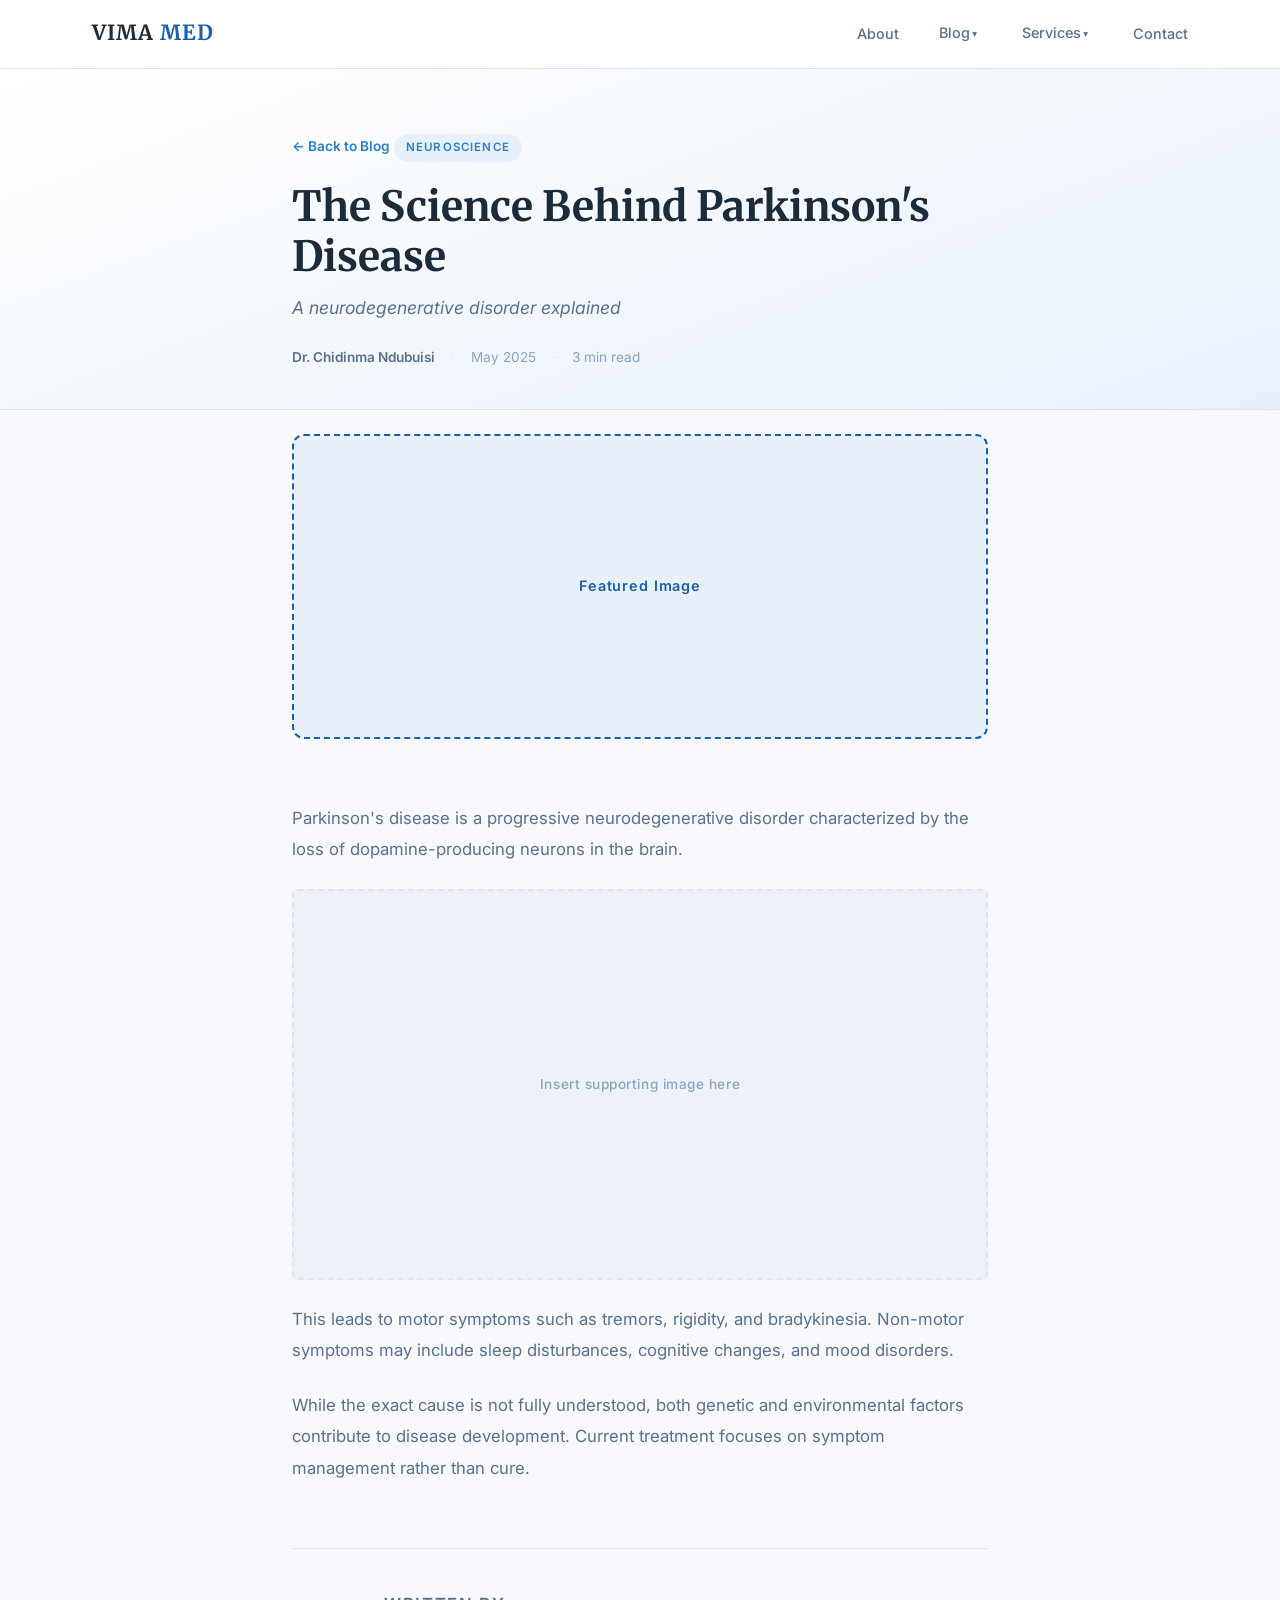
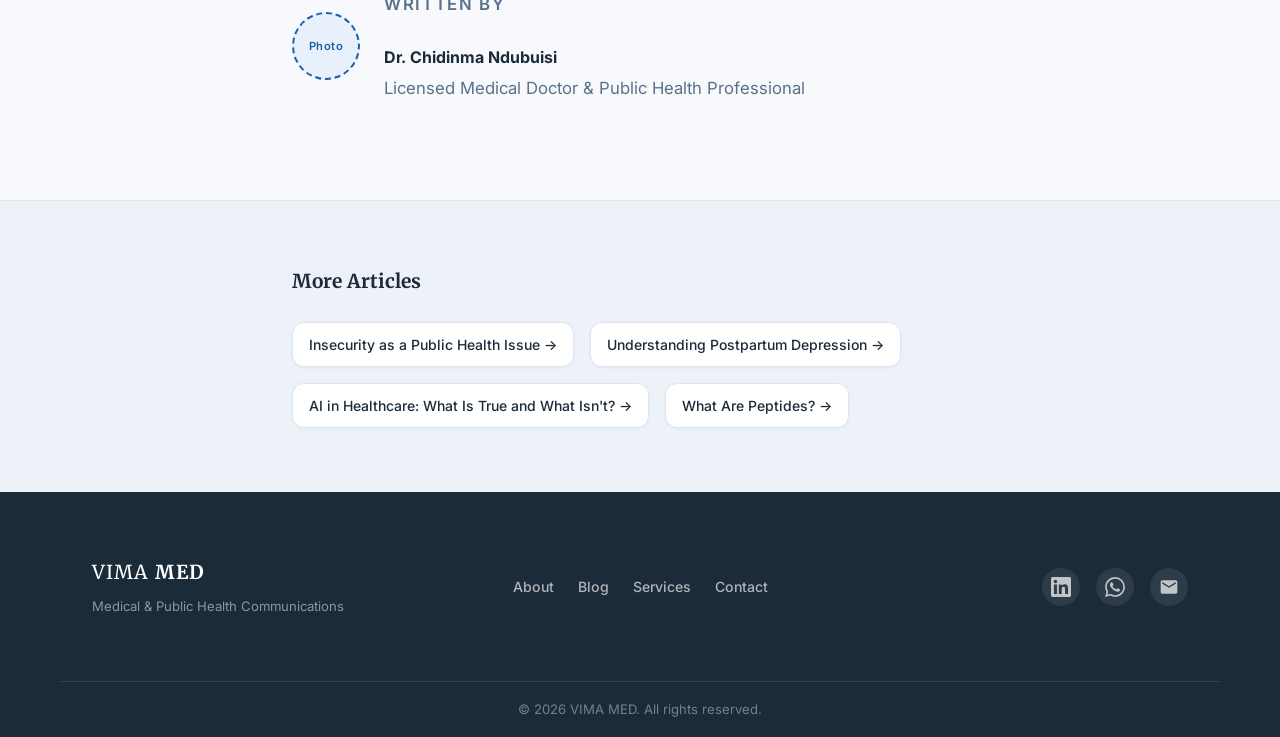
<file: parkinsons-science.html>
<!DOCTYPE html>
<html lang="en">
<head>
  <meta charset="UTF-8" />
  <meta name="viewport" content="width=device-width, initial-scale=1.0" />
  <meta name="description" content="The Science Behind Parkinson's Disease — a neurodegenerative disorder explained. By Dr. Chidinma Ndubuisi, VIMA MED." />
  <title>The Science Behind Parkinson's Disease | VIMA MED</title>
  <link rel="stylesheet" href="style.css" />
  <link rel="preconnect" href="https://fonts.googleapis.com" />
  <link rel="preconnect" href="https://fonts.gstatic.com" crossorigin />
  <link href="https://fonts.googleapis.com/css2?family=Inter:wght@400;500;600&family=Merriweather:ital,wght@0,400;0,700;1,400&display=swap" rel="stylesheet" />
</head>
<body>

  <!-- ============================================================
       NAVIGATION
       Links point back to index.html sections.
       ============================================================ -->
  <header class="site-header" id="site-header">
    <nav class="nav container">
      <a href="index.html" class="nav-brand">VIMA <span>MED</span></a>

      <ul class="nav-links" id="nav-links">
        <li><a href="index.html#about">About</a></li>

        <li class="has-dropdown">
          <span class="nav-parent">
            <a href="index.html#blog">Blog</a>
            <button class="dropdown-btn" aria-expanded="false" aria-label="Toggle Blog menu">▾</button>
          </span>
          <ul class="nav-dropdown" role="menu">
            <li><a href="insecurity-public-health.html">Public Health</a></li>
            <li><a href="postpartum-depression.html">Women's Health</a></li>
            <li><a href="ai-in-healthcare.html">Healthcare Technology</a></li>
            <li><a href="parkinsons-science.html">Neuroscience</a></li>
            <li><a href="peptides-explained.html">Nutrition Science</a></li>
          </ul>
        </li>

        <li class="has-dropdown">
          <span class="nav-parent">
            <a href="index.html#services">Services</a>
            <button class="dropdown-btn" aria-expanded="false" aria-label="Toggle Services menu">▾</button>
          </span>
          <ul class="nav-dropdown" role="menu">
            <li><a href="index.html#services">Health Blog Writing</a></li>
            <li><a href="index.html#services">Regulatory Writing</a></li>
            <li><a href="index.html#services">Patient Education Materials</a></li>
            <li><a href="index.html#services">Research</a></li>
            <li><a href="index.html#services">SEO Health Content</a></li>
            <li><a href="index.html#services">Evidence-Based Health Writing</a></li>
            <li><a href="index.html#services">Technical Writing</a></li>
          </ul>
        </li>

        <li><a href="index.html#contact">Contact</a></li>
      </ul>

      <button class="nav-toggle" id="nav-toggle" aria-label="Open navigation menu" aria-expanded="false">
        <span></span>
        <span></span>
        <span></span>
      </button>
    </nav>
  </header>


  <div class="article-page">

    <!-- ============================================================
         ARTICLE HERO
         To edit: update the tag, title, subtitle, or date.
         ============================================================ -->
    <div class="article-hero">
      <div class="article-hero-inner">
        <a href="index.html#blog" class="article-back">&larr; Back to Blog</a>
        <div class="article-tag">Neuroscience</div>
        <h1 class="article-title">The Science Behind Parkinson's Disease</h1>
        <p class="article-subtitle">A neurodegenerative disorder explained</p>
        <div class="article-meta">
          <span><strong>Dr. Chidinma Ndubuisi</strong></span>
          <span class="article-meta-sep">·</span>
          <span>May 2025</span>
          <span class="article-meta-sep">·</span>
          <span>3 min read</span>
        </div>
      </div>
    </div>


    <!-- ============================================================
         FEATURED IMAGE
         To replace: swap the placeholder div for an <img> tag.
         Example: <img src="assets/parkinsons-banner.jpg" alt="Description"
                       style="width:100%; border-radius:0.75rem;" />
         ============================================================ -->
    <div class="article-featured-img-wrap">
      <div class="article-featured-img-placeholder" aria-label="Featured image placeholder">Featured Image</div>
    </div>

    <!-- ============================================================
         ARTICLE BODY
         To edit: update the paragraph text below.
         ============================================================ -->
    <div class="article-body">
      <p>
        Parkinson's disease is a progressive neurodegenerative disorder characterized by the loss of dopamine-producing neurons in the brain.
      </p>

      <!-- Optional inline image — replace placeholder with a real <img> when ready -->
      <figure class="article-inline-img">
        <div class="article-inline-img-placeholder" aria-label="Supporting image placeholder">Insert supporting image here</div>
      </figure>

      <p>
        This leads to motor symptoms such as tremors, rigidity, and bradykinesia. Non-motor symptoms may include sleep disturbances, cognitive changes, and mood disorders.
      </p>
      <p>
        While the exact cause is not fully understood, both genetic and environmental factors contribute to disease development. Current treatment focuses on symptom management rather than cure.
      </p>

      <div class="article-author-box">
        <div class="article-author-photo" aria-label="Author photo placeholder">Photo</div>
        <div>
          <p class="article-author-label">Written by</p>
          <strong class="article-author-name">Dr. Chidinma Ndubuisi</strong>
          <p class="article-author-role">Licensed Medical Doctor &amp; Public Health Professional</p>
        </div>
      </div>
    </div>


    <!-- ============================================================
         MORE ARTICLES
         To edit: update the links or titles of related posts.
         ============================================================ -->
    <div class="article-more">
      <div class="article-more-inner">
        <h2>More Articles</h2>
        <div class="article-more-links">
          <a href="insecurity-public-health.html" class="article-more-link">Insecurity as a Public Health Issue &rarr;</a>
          <a href="postpartum-depression.html" class="article-more-link">Understanding Postpartum Depression &rarr;</a>
          <a href="ai-in-healthcare.html" class="article-more-link">AI in Healthcare: What Is True and What Isn't? &rarr;</a>
          <a href="peptides-explained.html" class="article-more-link">What Are Peptides? &rarr;</a>
        </div>
      </div>
    </div>

  </div><!-- /article-page -->


  <!-- ============================================================
       FOOTER
       ============================================================ -->
  <footer class="site-footer">
    <div class="container footer-inner">

      <div class="footer-brand">
        <span class="footer-logo">VIMA <strong>MED</strong></span>
        <p>Medical &amp; Public Health Communications</p>
      </div>

      <nav class="footer-nav" aria-label="Footer navigation">
        <a href="index.html#about">About</a>
        <a href="index.html#blog">Blog</a>
        <a href="index.html#services">Services</a>
        <a href="index.html#contact">Contact</a>
      </nav>

      <div class="footer-social">
        <a href="https://www.linkedin.com/in/dr-chidinma-ndubuisi" target="_blank" rel="noopener noreferrer" aria-label="LinkedIn">
          <svg xmlns="http://www.w3.org/2000/svg" width="20" height="20" viewBox="0 0 24 24" fill="currentColor" aria-hidden="true">
            <path d="M20.447 20.452h-3.554v-5.569c0-1.328-.027-3.037-1.852-3.037-1.853 0-2.136 1.445-2.136 2.939v5.667H9.351V9h3.414v1.561h.046c.477-.9 1.637-1.85 3.37-1.85 3.601 0 4.267 2.37 4.267 5.455v6.286zM5.337 7.433a2.062 2.062 0 01-2.063-2.065 2.064 2.064 0 112.063 2.065zm1.782 13.019H3.555V9h3.564v11.452zM22.225 0H1.771C.792 0 0 .774 0 1.729v20.542C0 23.227.792 24 1.771 24h20.451C23.2 24 24 23.227 24 22.271V1.729C24 .774 23.2 0 22.222 0h.003z"/>
          </svg>
        </a>
        <a href="https://wa.me/2347062558696" target="_blank" rel="noopener noreferrer" aria-label="WhatsApp">
          <svg xmlns="http://www.w3.org/2000/svg" width="20" height="20" viewBox="0 0 24 24" fill="currentColor" aria-hidden="true">
            <path d="M17.472 14.382c-.297-.149-1.758-.867-2.03-.967-.273-.099-.471-.148-.67.15-.197.297-.767.966-.94 1.164-.173.199-.347.223-.644.075-.297-.15-1.255-.463-2.39-1.475-.883-.788-1.48-1.761-1.653-2.059-.173-.297-.018-.458.13-.606.134-.133.298-.347.446-.52.149-.174.198-.298.298-.497.099-.198.05-.371-.025-.52-.075-.149-.669-1.612-.916-2.207-.242-.579-.487-.5-.669-.51-.173-.008-.371-.01-.57-.01-.198 0-.52.074-.792.372-.272.297-1.04 1.016-1.04 2.479 0 1.462 1.065 2.875 1.213 3.074.149.198 2.096 3.2 5.077 4.487.709.306 1.262.489 1.694.625.712.227 1.36.195 1.871.118.571-.085 1.758-.719 2.006-1.413.248-.694.248-1.289.173-1.413-.074-.124-.272-.198-.57-.347m-5.421 7.403h-.004a9.87 9.87 0 01-5.031-1.378l-.361-.214-3.741.982.998-3.648-.235-.374a9.86 9.86 0 01-1.51-5.26c.001-5.45 4.436-9.884 9.888-9.884 2.64 0 5.122 1.03 6.988 2.898a9.825 9.825 0 012.893 6.994c-.003 5.45-4.437 9.884-9.885 9.884m8.413-18.297A11.815 11.815 0 0012.05 0C5.495 0 .16 5.335.157 11.892c0 2.096.547 4.142 1.588 5.945L.057 24l6.305-1.654a11.882 11.882 0 005.683 1.448h.005c6.554 0 11.89-5.335 11.893-11.893a11.821 11.821 0 00-3.48-8.413z"/>
          </svg>
        </a>
        <a href="mailto:vima.medcoms@gmail.com" aria-label="Email">
          <svg xmlns="http://www.w3.org/2000/svg" width="20" height="20" viewBox="0 0 24 24" fill="currentColor" aria-hidden="true">
            <path d="M20 4H4c-1.1 0-2 .9-2 2v12c0 1.1.9 2 2 2h16c1.1 0 2-.9 2-2V6c0-1.1-.9-2-2-2zm0 4l-8 5-8-5V6l8 5 8-5v2z"/>
          </svg>
        </a>
      </div>

    </div>
    <div class="footer-bottom">
      <p>&copy; <span id="footer-year"></span> VIMA MED. All rights reserved.</p>
    </div>
  </footer>

  <script src="script.js"></script>
</body>
</html>
</file>
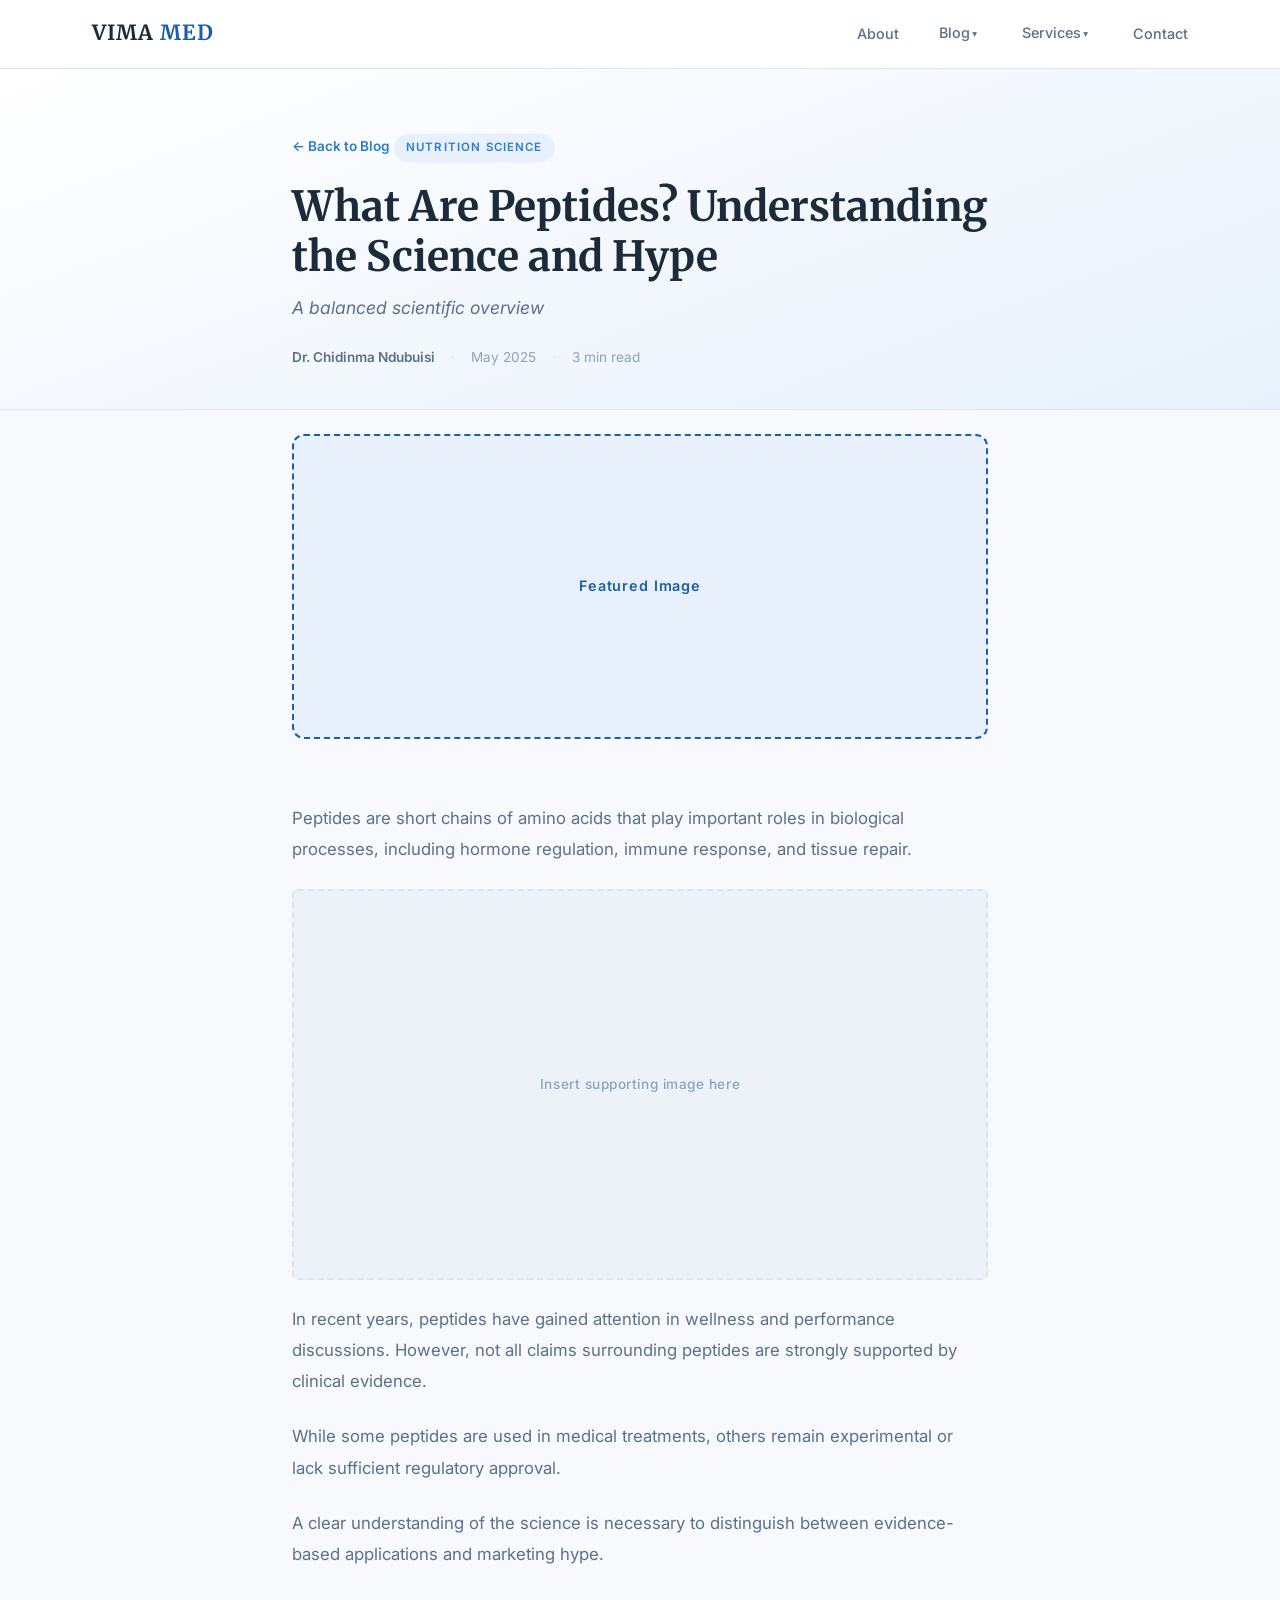
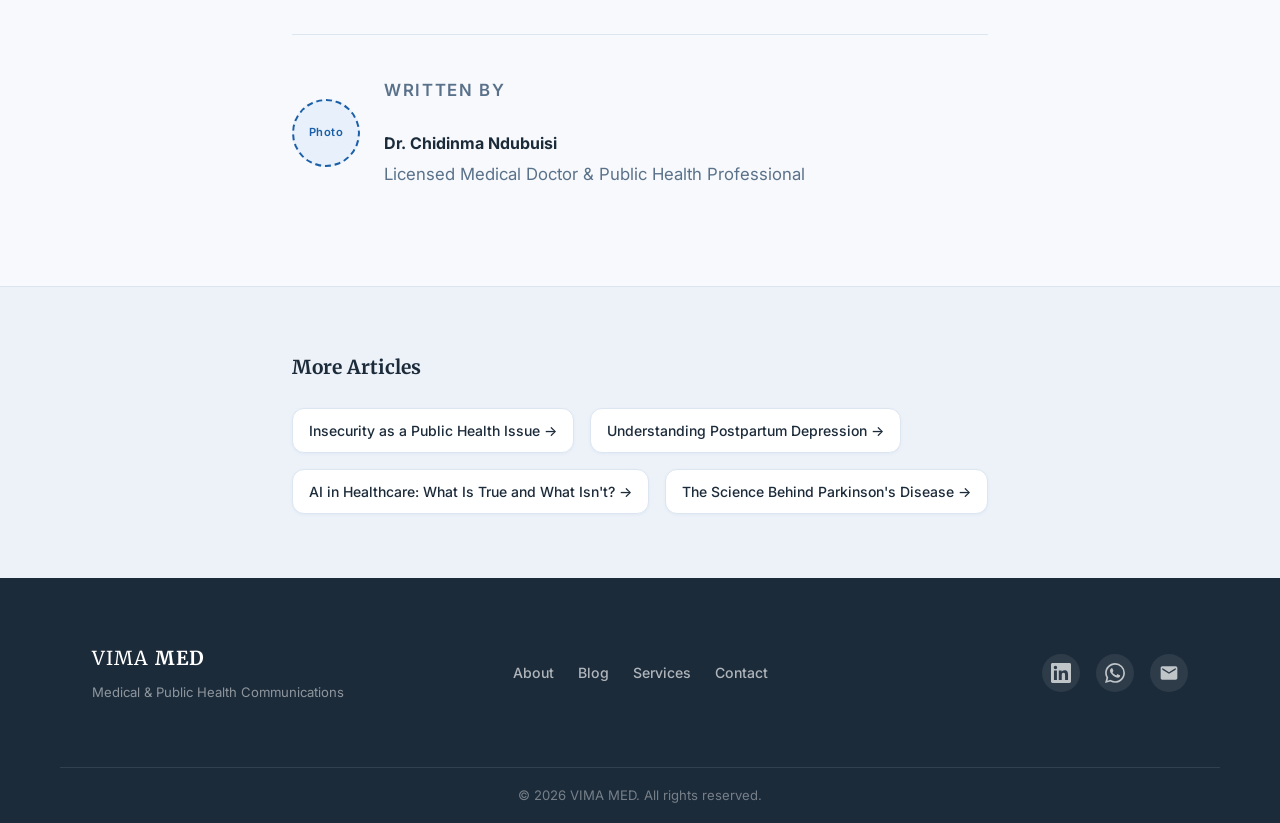
<file: peptides-explained.html>
<!DOCTYPE html>
<html lang="en">
<head>
  <meta charset="UTF-8" />
  <meta name="viewport" content="width=device-width, initial-scale=1.0" />
  <meta name="description" content="What Are Peptides? Understanding the Science and Hype — a balanced scientific overview. By Dr. Chidinma Ndubuisi, VIMA MED." />
  <title>What Are Peptides? Understanding the Science and Hype | VIMA MED</title>
  <link rel="stylesheet" href="style.css" />
  <link rel="preconnect" href="https://fonts.googleapis.com" />
  <link rel="preconnect" href="https://fonts.gstatic.com" crossorigin />
  <link href="https://fonts.googleapis.com/css2?family=Inter:wght@400;500;600&family=Merriweather:ital,wght@0,400;0,700;1,400&display=swap" rel="stylesheet" />
</head>
<body>

  <!-- ============================================================
       NAVIGATION
       Links point back to index.html sections.
       ============================================================ -->
  <header class="site-header" id="site-header">
    <nav class="nav container">
      <a href="index.html" class="nav-brand">VIMA <span>MED</span></a>

      <ul class="nav-links" id="nav-links">
        <li><a href="index.html#about">About</a></li>

        <li class="has-dropdown">
          <span class="nav-parent">
            <a href="index.html#blog">Blog</a>
            <button class="dropdown-btn" aria-expanded="false" aria-label="Toggle Blog menu">▾</button>
          </span>
          <ul class="nav-dropdown" role="menu">
            <li><a href="insecurity-public-health.html">Public Health</a></li>
            <li><a href="postpartum-depression.html">Women's Health</a></li>
            <li><a href="ai-in-healthcare.html">Healthcare Technology</a></li>
            <li><a href="parkinsons-science.html">Neuroscience</a></li>
            <li><a href="peptides-explained.html">Nutrition Science</a></li>
          </ul>
        </li>

        <li class="has-dropdown">
          <span class="nav-parent">
            <a href="index.html#services">Services</a>
            <button class="dropdown-btn" aria-expanded="false" aria-label="Toggle Services menu">▾</button>
          </span>
          <ul class="nav-dropdown" role="menu">
            <li><a href="index.html#services">Health Blog Writing</a></li>
            <li><a href="index.html#services">Regulatory Writing</a></li>
            <li><a href="index.html#services">Patient Education Materials</a></li>
            <li><a href="index.html#services">Research</a></li>
            <li><a href="index.html#services">SEO Health Content</a></li>
            <li><a href="index.html#services">Evidence-Based Health Writing</a></li>
            <li><a href="index.html#services">Technical Writing</a></li>
          </ul>
        </li>

        <li><a href="index.html#contact">Contact</a></li>
      </ul>

      <button class="nav-toggle" id="nav-toggle" aria-label="Open navigation menu" aria-expanded="false">
        <span></span>
        <span></span>
        <span></span>
      </button>
    </nav>
  </header>


  <div class="article-page">

    <!-- ============================================================
         ARTICLE HERO
         To edit: update the tag, title, subtitle, or date.
         ============================================================ -->
    <div class="article-hero">
      <div class="article-hero-inner">
        <a href="index.html#blog" class="article-back">&larr; Back to Blog</a>
        <div class="article-tag">Nutrition Science</div>
        <h1 class="article-title">What Are Peptides? Understanding the Science and Hype</h1>
        <p class="article-subtitle">A balanced scientific overview</p>
        <div class="article-meta">
          <span><strong>Dr. Chidinma Ndubuisi</strong></span>
          <span class="article-meta-sep">·</span>
          <span>May 2025</span>
          <span class="article-meta-sep">·</span>
          <span>3 min read</span>
        </div>
      </div>
    </div>


    <!-- ============================================================
         FEATURED IMAGE
         To replace: swap the placeholder div for an <img> tag.
         Example: <img src="assets/peptides-banner.jpg" alt="Description"
                       style="width:100%; border-radius:0.75rem;" />
         ============================================================ -->
    <div class="article-featured-img-wrap">
      <div class="article-featured-img-placeholder" aria-label="Featured image placeholder">Featured Image</div>
    </div>

    <!-- ============================================================
         ARTICLE BODY
         To edit: update the paragraph text below.
         ============================================================ -->
    <div class="article-body">
      <p>
        Peptides are short chains of amino acids that play important roles in biological processes, including hormone regulation, immune response, and tissue repair.
      </p>

      <!-- Optional inline image — replace placeholder with a real <img> when ready -->
      <figure class="article-inline-img">
        <div class="article-inline-img-placeholder" aria-label="Supporting image placeholder">Insert supporting image here</div>
      </figure>

      <p>
        In recent years, peptides have gained attention in wellness and performance discussions. However, not all claims surrounding peptides are strongly supported by clinical evidence.
      </p>
      <p>
        While some peptides are used in medical treatments, others remain experimental or lack sufficient regulatory approval.
      </p>
      <p>
        A clear understanding of the science is necessary to distinguish between evidence-based applications and marketing hype.
      </p>

      <div class="article-author-box">
        <div class="article-author-photo" aria-label="Author photo placeholder">Photo</div>
        <div>
          <p class="article-author-label">Written by</p>
          <strong class="article-author-name">Dr. Chidinma Ndubuisi</strong>
          <p class="article-author-role">Licensed Medical Doctor &amp; Public Health Professional</p>
        </div>
      </div>
    </div>


    <!-- ============================================================
         MORE ARTICLES
         To edit: update the links or titles of related posts.
         ============================================================ -->
    <div class="article-more">
      <div class="article-more-inner">
        <h2>More Articles</h2>
        <div class="article-more-links">
          <a href="insecurity-public-health.html" class="article-more-link">Insecurity as a Public Health Issue &rarr;</a>
          <a href="postpartum-depression.html" class="article-more-link">Understanding Postpartum Depression &rarr;</a>
          <a href="ai-in-healthcare.html" class="article-more-link">AI in Healthcare: What Is True and What Isn't? &rarr;</a>
          <a href="parkinsons-science.html" class="article-more-link">The Science Behind Parkinson's Disease &rarr;</a>
        </div>
      </div>
    </div>

  </div><!-- /article-page -->


  <!-- ============================================================
       FOOTER
       ============================================================ -->
  <footer class="site-footer">
    <div class="container footer-inner">

      <div class="footer-brand">
        <span class="footer-logo">VIMA <strong>MED</strong></span>
        <p>Medical &amp; Public Health Communications</p>
      </div>

      <nav class="footer-nav" aria-label="Footer navigation">
        <a href="index.html#about">About</a>
        <a href="index.html#blog">Blog</a>
        <a href="index.html#services">Services</a>
        <a href="index.html#contact">Contact</a>
      </nav>

      <div class="footer-social">
        <a href="https://www.linkedin.com/in/dr-chidinma-ndubuisi" target="_blank" rel="noopener noreferrer" aria-label="LinkedIn">
          <svg xmlns="http://www.w3.org/2000/svg" width="20" height="20" viewBox="0 0 24 24" fill="currentColor" aria-hidden="true">
            <path d="M20.447 20.452h-3.554v-5.569c0-1.328-.027-3.037-1.852-3.037-1.853 0-2.136 1.445-2.136 2.939v5.667H9.351V9h3.414v1.561h.046c.477-.9 1.637-1.85 3.37-1.85 3.601 0 4.267 2.37 4.267 5.455v6.286zM5.337 7.433a2.062 2.062 0 01-2.063-2.065 2.064 2.064 0 112.063 2.065zm1.782 13.019H3.555V9h3.564v11.452zM22.225 0H1.771C.792 0 0 .774 0 1.729v20.542C0 23.227.792 24 1.771 24h20.451C23.2 24 24 23.227 24 22.271V1.729C24 .774 23.2 0 22.222 0h.003z"/>
          </svg>
        </a>
        <a href="https://wa.me/2347062558696" target="_blank" rel="noopener noreferrer" aria-label="WhatsApp">
          <svg xmlns="http://www.w3.org/2000/svg" width="20" height="20" viewBox="0 0 24 24" fill="currentColor" aria-hidden="true">
            <path d="M17.472 14.382c-.297-.149-1.758-.867-2.03-.967-.273-.099-.471-.148-.67.15-.197.297-.767.966-.94 1.164-.173.199-.347.223-.644.075-.297-.15-1.255-.463-2.39-1.475-.883-.788-1.48-1.761-1.653-2.059-.173-.297-.018-.458.13-.606.134-.133.298-.347.446-.52.149-.174.198-.298.298-.497.099-.198.05-.371-.025-.52-.075-.149-.669-1.612-.916-2.207-.242-.579-.487-.5-.669-.51-.173-.008-.371-.01-.57-.01-.198 0-.52.074-.792.372-.272.297-1.04 1.016-1.04 2.479 0 1.462 1.065 2.875 1.213 3.074.149.198 2.096 3.2 5.077 4.487.709.306 1.262.489 1.694.625.712.227 1.36.195 1.871.118.571-.085 1.758-.719 2.006-1.413.248-.694.248-1.289.173-1.413-.074-.124-.272-.198-.57-.347m-5.421 7.403h-.004a9.87 9.87 0 01-5.031-1.378l-.361-.214-3.741.982.998-3.648-.235-.374a9.86 9.86 0 01-1.51-5.26c.001-5.45 4.436-9.884 9.888-9.884 2.64 0 5.122 1.03 6.988 2.898a9.825 9.825 0 012.893 6.994c-.003 5.45-4.437 9.884-9.885 9.884m8.413-18.297A11.815 11.815 0 0012.05 0C5.495 0 .16 5.335.157 11.892c0 2.096.547 4.142 1.588 5.945L.057 24l6.305-1.654a11.882 11.882 0 005.683 1.448h.005c6.554 0 11.89-5.335 11.893-11.893a11.821 11.821 0 00-3.48-8.413z"/>
          </svg>
        </a>
        <a href="mailto:vima.medcoms@gmail.com" aria-label="Email">
          <svg xmlns="http://www.w3.org/2000/svg" width="20" height="20" viewBox="0 0 24 24" fill="currentColor" aria-hidden="true">
            <path d="M20 4H4c-1.1 0-2 .9-2 2v12c0 1.1.9 2 2 2h16c1.1 0 2-.9 2-2V6c0-1.1-.9-2-2-2zm0 4l-8 5-8-5V6l8 5 8-5v2z"/>
          </svg>
        </a>
      </div>

    </div>
    <div class="footer-bottom">
      <p>&copy; <span id="footer-year"></span> VIMA MED. All rights reserved.</p>
    </div>
  </footer>

  <script src="script.js"></script>
</body>
</html>
</file>
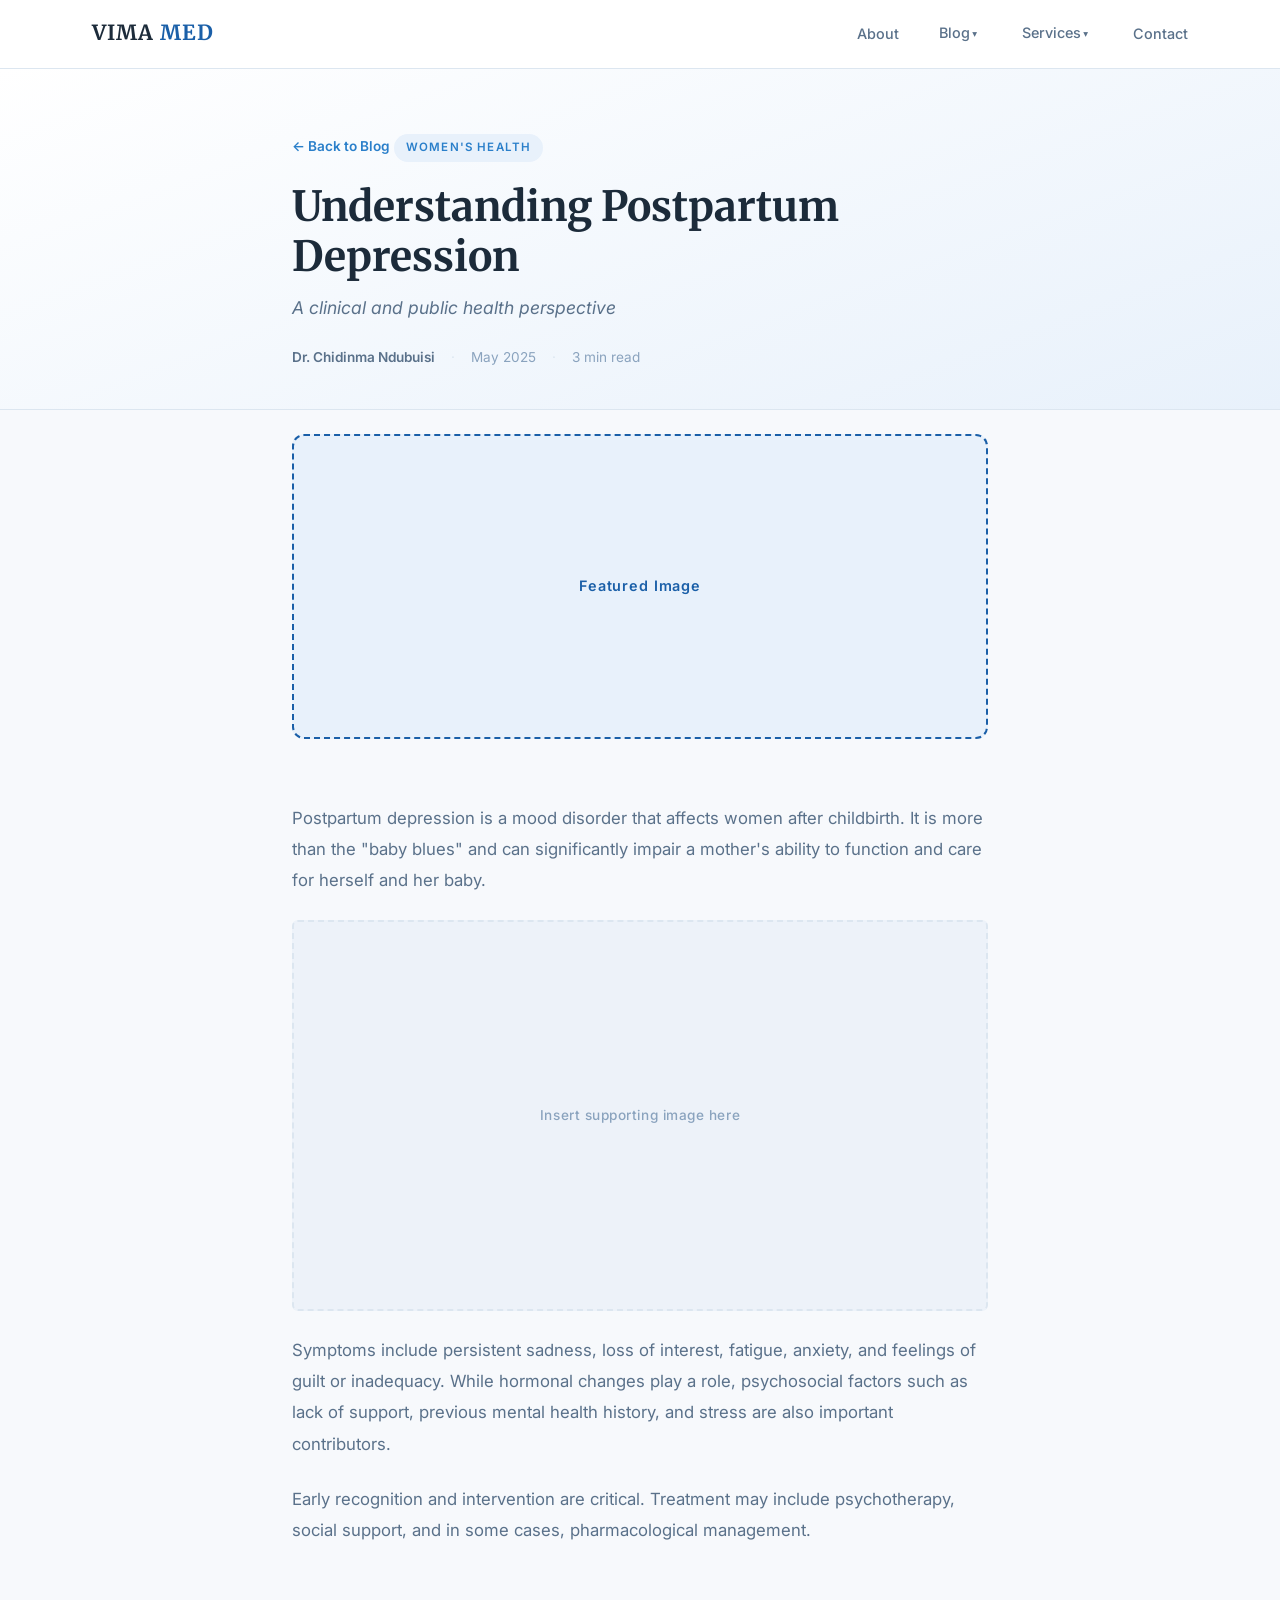
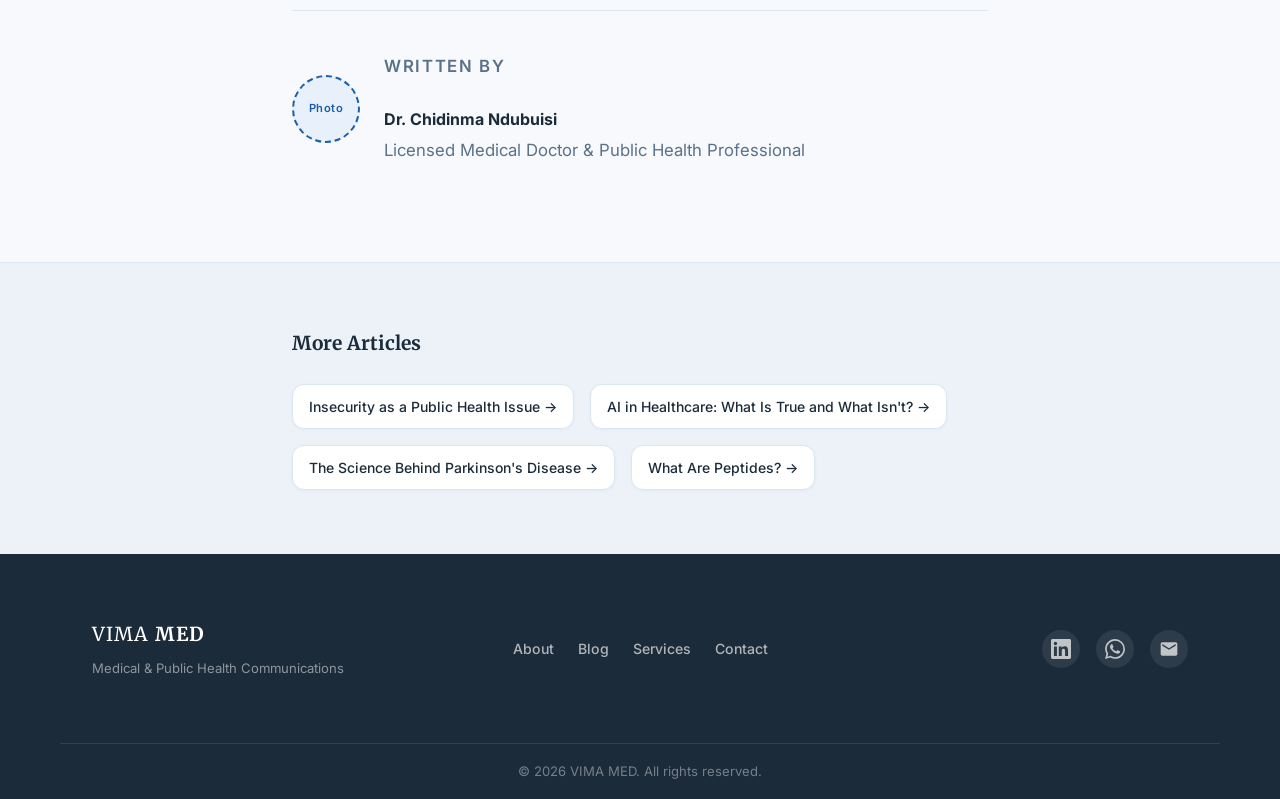
<file: postpartum-depression.html>
<!DOCTYPE html>
<html lang="en">
<head>
  <meta charset="UTF-8" />
  <meta name="viewport" content="width=device-width, initial-scale=1.0" />
  <meta name="description" content="Understanding Postpartum Depression — a clinical and public health perspective. By Dr. Chidinma Ndubuisi, VIMA MED." />
  <title>Understanding Postpartum Depression | VIMA MED</title>
  <link rel="stylesheet" href="style.css" />
  <link rel="preconnect" href="https://fonts.googleapis.com" />
  <link rel="preconnect" href="https://fonts.gstatic.com" crossorigin />
  <link href="https://fonts.googleapis.com/css2?family=Inter:wght@400;500;600&family=Merriweather:ital,wght@0,400;0,700;1,400&display=swap" rel="stylesheet" />
</head>
<body>

  <!-- ============================================================
       NAVIGATION
       Links point back to index.html sections.
       ============================================================ -->
  <header class="site-header" id="site-header">
    <nav class="nav container">
      <a href="index.html" class="nav-brand">VIMA <span>MED</span></a>

      <ul class="nav-links" id="nav-links">
        <li><a href="index.html#about">About</a></li>

        <li class="has-dropdown">
          <span class="nav-parent">
            <a href="index.html#blog">Blog</a>
            <button class="dropdown-btn" aria-expanded="false" aria-label="Toggle Blog menu">▾</button>
          </span>
          <ul class="nav-dropdown" role="menu">
            <li><a href="insecurity-public-health.html">Public Health</a></li>
            <li><a href="postpartum-depression.html">Women's Health</a></li>
            <li><a href="ai-in-healthcare.html">Healthcare Technology</a></li>
            <li><a href="parkinsons-science.html">Neuroscience</a></li>
            <li><a href="peptides-explained.html">Nutrition Science</a></li>
          </ul>
        </li>

        <li class="has-dropdown">
          <span class="nav-parent">
            <a href="index.html#services">Services</a>
            <button class="dropdown-btn" aria-expanded="false" aria-label="Toggle Services menu">▾</button>
          </span>
          <ul class="nav-dropdown" role="menu">
            <li><a href="index.html#services">Health Blog Writing</a></li>
            <li><a href="index.html#services">Regulatory Writing</a></li>
            <li><a href="index.html#services">Patient Education Materials</a></li>
            <li><a href="index.html#services">Research</a></li>
            <li><a href="index.html#services">SEO Health Content</a></li>
            <li><a href="index.html#services">Evidence-Based Health Writing</a></li>
            <li><a href="index.html#services">Technical Writing</a></li>
          </ul>
        </li>

        <li><a href="index.html#contact">Contact</a></li>
      </ul>

      <button class="nav-toggle" id="nav-toggle" aria-label="Open navigation menu" aria-expanded="false">
        <span></span>
        <span></span>
        <span></span>
      </button>
    </nav>
  </header>


  <div class="article-page">

    <!-- ============================================================
         ARTICLE HERO
         To edit: update the tag, title, subtitle, or date.
         ============================================================ -->
    <div class="article-hero">
      <div class="article-hero-inner">
        <a href="index.html#blog" class="article-back">&larr; Back to Blog</a>
        <div class="article-tag">Women's Health</div>
        <h1 class="article-title">Understanding Postpartum Depression</h1>
        <p class="article-subtitle">A clinical and public health perspective</p>
        <div class="article-meta">
          <span><strong>Dr. Chidinma Ndubuisi</strong></span>
          <span class="article-meta-sep">·</span>
          <span>May 2025</span>
          <span class="article-meta-sep">·</span>
          <span>3 min read</span>
        </div>
      </div>
    </div>


    <!-- ============================================================
         FEATURED IMAGE
         To replace: swap the placeholder div for an <img> tag.
         Example: <img src="assets/postpartum-banner.jpg" alt="Description"
                       style="width:100%; border-radius:0.75rem;" />
         ============================================================ -->
    <div class="article-featured-img-wrap">
      <div class="article-featured-img-placeholder" aria-label="Featured image placeholder">Featured Image</div>
    </div>

    <!-- ============================================================
         ARTICLE BODY
         To edit: update the paragraph text below.
         ============================================================ -->
    <div class="article-body">
      <p>
        Postpartum depression is a mood disorder that affects women after childbirth. It is more than the "baby blues" and can significantly impair a mother's ability to function and care for herself and her baby.
      </p>

      <!-- Optional inline image — replace placeholder with a real <img> when ready -->
      <figure class="article-inline-img">
        <div class="article-inline-img-placeholder" aria-label="Supporting image placeholder">Insert supporting image here</div>
      </figure>

      <p>
        Symptoms include persistent sadness, loss of interest, fatigue, anxiety, and feelings of guilt or inadequacy. While hormonal changes play a role, psychosocial factors such as lack of support, previous mental health history, and stress are also important contributors.
      </p>
      <p>
        Early recognition and intervention are critical. Treatment may include psychotherapy, social support, and in some cases, pharmacological management.
      </p>

      <div class="article-author-box">
        <div class="article-author-photo" aria-label="Author photo placeholder">Photo</div>
        <div>
          <p class="article-author-label">Written by</p>
          <strong class="article-author-name">Dr. Chidinma Ndubuisi</strong>
          <p class="article-author-role">Licensed Medical Doctor &amp; Public Health Professional</p>
        </div>
      </div>
    </div>


    <!-- ============================================================
         MORE ARTICLES
         To edit: update the links or titles of related posts.
         ============================================================ -->
    <div class="article-more">
      <div class="article-more-inner">
        <h2>More Articles</h2>
        <div class="article-more-links">
          <a href="insecurity-public-health.html" class="article-more-link">Insecurity as a Public Health Issue &rarr;</a>
          <a href="ai-in-healthcare.html" class="article-more-link">AI in Healthcare: What Is True and What Isn't? &rarr;</a>
          <a href="parkinsons-science.html" class="article-more-link">The Science Behind Parkinson's Disease &rarr;</a>
          <a href="peptides-explained.html" class="article-more-link">What Are Peptides? &rarr;</a>
        </div>
      </div>
    </div>

  </div><!-- /article-page -->


  <!-- ============================================================
       FOOTER
       ============================================================ -->
  <footer class="site-footer">
    <div class="container footer-inner">

      <div class="footer-brand">
        <span class="footer-logo">VIMA <strong>MED</strong></span>
        <p>Medical &amp; Public Health Communications</p>
      </div>

      <nav class="footer-nav" aria-label="Footer navigation">
        <a href="index.html#about">About</a>
        <a href="index.html#blog">Blog</a>
        <a href="index.html#services">Services</a>
        <a href="index.html#contact">Contact</a>
      </nav>

      <div class="footer-social">
        <a href="https://www.linkedin.com/in/dr-chidinma-ndubuisi" target="_blank" rel="noopener noreferrer" aria-label="LinkedIn">
          <svg xmlns="http://www.w3.org/2000/svg" width="20" height="20" viewBox="0 0 24 24" fill="currentColor" aria-hidden="true">
            <path d="M20.447 20.452h-3.554v-5.569c0-1.328-.027-3.037-1.852-3.037-1.853 0-2.136 1.445-2.136 2.939v5.667H9.351V9h3.414v1.561h.046c.477-.9 1.637-1.85 3.37-1.85 3.601 0 4.267 2.37 4.267 5.455v6.286zM5.337 7.433a2.062 2.062 0 01-2.063-2.065 2.064 2.064 0 112.063 2.065zm1.782 13.019H3.555V9h3.564v11.452zM22.225 0H1.771C.792 0 0 .774 0 1.729v20.542C0 23.227.792 24 1.771 24h20.451C23.2 24 24 23.227 24 22.271V1.729C24 .774 23.2 0 22.222 0h.003z"/>
          </svg>
        </a>
        <a href="https://wa.me/2347062558696" target="_blank" rel="noopener noreferrer" aria-label="WhatsApp">
          <svg xmlns="http://www.w3.org/2000/svg" width="20" height="20" viewBox="0 0 24 24" fill="currentColor" aria-hidden="true">
            <path d="M17.472 14.382c-.297-.149-1.758-.867-2.03-.967-.273-.099-.471-.148-.67.15-.197.297-.767.966-.94 1.164-.173.199-.347.223-.644.075-.297-.15-1.255-.463-2.39-1.475-.883-.788-1.48-1.761-1.653-2.059-.173-.297-.018-.458.13-.606.134-.133.298-.347.446-.52.149-.174.198-.298.298-.497.099-.198.05-.371-.025-.52-.075-.149-.669-1.612-.916-2.207-.242-.579-.487-.5-.669-.51-.173-.008-.371-.01-.57-.01-.198 0-.52.074-.792.372-.272.297-1.04 1.016-1.04 2.479 0 1.462 1.065 2.875 1.213 3.074.149.198 2.096 3.2 5.077 4.487.709.306 1.262.489 1.694.625.712.227 1.36.195 1.871.118.571-.085 1.758-.719 2.006-1.413.248-.694.248-1.289.173-1.413-.074-.124-.272-.198-.57-.347m-5.421 7.403h-.004a9.87 9.87 0 01-5.031-1.378l-.361-.214-3.741.982.998-3.648-.235-.374a9.86 9.86 0 01-1.51-5.26c.001-5.45 4.436-9.884 9.888-9.884 2.64 0 5.122 1.03 6.988 2.898a9.825 9.825 0 012.893 6.994c-.003 5.45-4.437 9.884-9.885 9.884m8.413-18.297A11.815 11.815 0 0012.05 0C5.495 0 .16 5.335.157 11.892c0 2.096.547 4.142 1.588 5.945L.057 24l6.305-1.654a11.882 11.882 0 005.683 1.448h.005c6.554 0 11.89-5.335 11.893-11.893a11.821 11.821 0 00-3.48-8.413z"/>
          </svg>
        </a>
        <a href="mailto:vima.medcoms@gmail.com" aria-label="Email">
          <svg xmlns="http://www.w3.org/2000/svg" width="20" height="20" viewBox="0 0 24 24" fill="currentColor" aria-hidden="true">
            <path d="M20 4H4c-1.1 0-2 .9-2 2v12c0 1.1.9 2 2 2h16c1.1 0 2-.9 2-2V6c0-1.1-.9-2-2-2zm0 4l-8 5-8-5V6l8 5 8-5v2z"/>
          </svg>
        </a>
      </div>

    </div>
    <div class="footer-bottom">
      <p>&copy; <span id="footer-year"></span> VIMA MED. All rights reserved.</p>
    </div>
  </footer>

  <script src="script.js"></script>
</body>
</html>
</file>
<file: style.css>
/* ============================================================
   VIMA MED — Main Stylesheet
   Color palette, typography, layout, and component styles.
   ============================================================ */

/* ------------------------------------------------------------
   1. CSS CUSTOM PROPERTIES (variables)
      Change these to update the whole site's look at once.
   ------------------------------------------------------------ */
:root {
  /* Brand colors */
  --color-primary:       #1a5fa8;   /* Main blue */
  --color-primary-dark:  #134a85;   /* Darker blue (hover states) */
  --color-primary-light: #e8f1fb;   /* Very light blue (backgrounds) */
  --color-accent:        #2a7fca;   /* Brighter blue (accents, links) */

  /* Neutral palette */
  --color-white:         #ffffff;
  --color-bg:            #f7f9fc;   /* Off-white page background */
  --color-bg-light:      #edf2f9;   /* Light section background */
  --color-surface:       #ffffff;   /* Card / panel background */
  --color-border:        #dce6f0;   /* Subtle borders */

  /* Text colors */
  --color-text:          #1c2b3a;   /* Main body text */
  --color-text-muted:    #5a718a;   /* Secondary / caption text */
  --color-text-light:    #8aa3be;   /* Placeholder, labels */

  /* Typography */
  --font-heading:  'Merriweather', Georgia, serif;
  --font-body:     'Inter', system-ui, -apple-system, sans-serif;

  /* Spacing scale */
  --space-xs:  0.5rem;
  --space-sm:  1rem;
  --space-md:  1.5rem;
  --space-lg:  2.5rem;
  --space-xl:  4rem;
  --space-2xl: 6rem;

  /* Layout */
  --container-max:  1160px;
  --container-pad:  clamp(1rem, 5vw, 2rem);

  /* Borders */
  --radius-sm:  0.375rem;
  --radius-md:  0.75rem;
  --radius-lg:  1.25rem;

  /* Shadows */
  --shadow-xs:  0 1px 3px rgba(26, 95, 168, 0.06);
  --shadow-sm:  0 2px 8px rgba(26, 95, 168, 0.08);
  --shadow-md:  0 4px 20px rgba(26, 95, 168, 0.12);
  --shadow-lg:  0 8px 40px rgba(26, 95, 168, 0.14);

  /* Transitions */
  --transition: 0.22s ease;
}


/* ------------------------------------------------------------
   2. RESET & BASE
   ------------------------------------------------------------ */
*, *::before, *::after {
  box-sizing: border-box;
  margin: 0;
  padding: 0;
}

html {
  scroll-behavior: smooth;
  font-size: 16px;
}

body {
  font-family: var(--font-body);
  color: var(--color-text);
  background: var(--color-bg);
  line-height: 1.7;
  -webkit-font-smoothing: antialiased;
}

img {
  max-width: 100%;
  display: block;
}

a {
  color: var(--color-accent);
  text-decoration: none;
  transition: color var(--transition);
}

a:hover {
  color: var(--color-primary-dark);
}

ul {
  list-style: none;
}

button {
  cursor: pointer;
  border: none;
  background: none;
  font-family: inherit;
}


/* ------------------------------------------------------------
   3. LAYOUT UTILITIES
   ------------------------------------------------------------ */
.container {
  max-width: var(--container-max);
  margin: 0 auto;
  padding: 0 var(--container-pad);
}

/* Sections that need top/bottom padding */
.section-pad {
  padding: var(--space-2xl) 0;
}

/* Alternate section background */
.bg-light {
  background: var(--color-bg-light);
}

/* Repeated section label (small caps above headings) */
.section-label {
  font-family: var(--font-body);
  font-size: 0.78rem;
  font-weight: 600;
  letter-spacing: 0.12em;
  text-transform: uppercase;
  color: var(--color-accent);
  margin-bottom: var(--space-xs);
}

/* Main section heading */
.section-heading {
  font-family: var(--font-heading);
  font-size: clamp(1.75rem, 3.5vw, 2.4rem);
  font-weight: 700;
  color: var(--color-text);
  line-height: 1.25;
  margin-bottom: var(--space-sm);
}

/* Short descriptive text below a section heading */
.section-subtext {
  color: var(--color-text-muted);
  font-size: 1.05rem;
  max-width: 600px;
  margin-bottom: var(--space-lg);
}


/* ------------------------------------------------------------
   4. BUTTONS
   ------------------------------------------------------------ */
.btn {
  display: inline-flex;
  align-items: center;
  justify-content: center;
  padding: 0.75rem 1.75rem;
  border-radius: var(--radius-sm);
  font-size: 0.95rem;
  font-weight: 600;
  letter-spacing: 0.02em;
  transition: background var(--transition), color var(--transition),
              box-shadow var(--transition), transform var(--transition);
  white-space: nowrap;
}

/* Primary filled button */
.btn-primary {
  background: var(--color-primary);
  color: var(--color-white);
  box-shadow: var(--shadow-sm);
}

.btn-primary:hover {
  background: var(--color-primary-dark);
  color: var(--color-white);
  box-shadow: var(--shadow-md);
  transform: translateY(-1px);
}

/* Outline button */
.btn-outline {
  background: transparent;
  color: var(--color-primary);
  border: 2px solid var(--color-primary);
}

.btn-outline:hover {
  background: var(--color-primary-light);
  color: var(--color-primary-dark);
  transform: translateY(-1px);
}

/* Full-width button (for forms) */
.btn-full {
  width: 100%;
}

/* Small button variant */
.btn-sm {
  padding: 0.5rem 1.25rem;
  font-size: 0.875rem;
}


/* ------------------------------------------------------------
   5. NAVIGATION
   ------------------------------------------------------------ */
.site-header {
  position: fixed;
  top: 0;
  left: 0;
  right: 0;
  z-index: 100;
  background: rgba(255, 255, 255, 0.96);
  backdrop-filter: blur(8px);
  border-bottom: 1px solid var(--color-border);
  transition: box-shadow var(--transition);
}

/* Add shadow when page is scrolled (added by script.js) */
.site-header.scrolled {
  box-shadow: var(--shadow-sm);
}

.nav {
  display: flex;
  align-items: center;
  justify-content: space-between;
  height: 68px;
}

/* Brand / Logo */
.nav-brand {
  font-family: var(--font-heading);
  font-size: 1.3rem;
  font-weight: 700;
  color: var(--color-text);
  letter-spacing: 0.04em;
}

.nav-brand span {
  color: var(--color-primary);
}

.nav-brand:hover {
  color: var(--color-text);
}

/* Desktop nav links */
.nav-links {
  display: flex;
  align-items: center;
  gap: var(--space-lg);
}

.nav-links a {
  font-size: 0.9rem;
  font-weight: 500;
  color: var(--color-text-muted);
  position: relative;
  padding-bottom: 2px;
}

.nav-links a::after {
  content: '';
  position: absolute;
  bottom: -2px;
  left: 0;
  width: 0;
  height: 2px;
  background: var(--color-primary);
  transition: width var(--transition);
}

.nav-links a:hover {
  color: var(--color-primary);
}

.nav-links a:hover::after {
  width: 100%;
}

/* Hamburger button (mobile) */
.nav-toggle {
  display: none;
  flex-direction: column;
  gap: 5px;
  padding: 6px;
  border-radius: var(--radius-sm);
}

.nav-toggle span {
  display: block;
  width: 22px;
  height: 2px;
  background: var(--color-text);
  border-radius: 2px;
  transition: transform var(--transition), opacity var(--transition);
}

/* Animated X when menu is open */
.nav-toggle.open span:nth-child(1) {
  transform: translateY(7px) rotate(45deg);
}

.nav-toggle.open span:nth-child(2) {
  opacity: 0;
}

.nav-toggle.open span:nth-child(3) {
  transform: translateY(-7px) rotate(-45deg);
}


/* ------------------------------------------------------------
   6. HERO SECTION
   ------------------------------------------------------------ */
.hero {
  padding-top: calc(68px + var(--space-2xl)); /* offset fixed nav */
  padding-bottom: var(--space-2xl);
  background: linear-gradient(160deg, var(--color-white) 0%, var(--color-primary-light) 100%);
  overflow: hidden;
}

.hero-inner {
  display: grid;
  grid-template-columns: 1fr 1fr;
  gap: var(--space-xl);
  align-items: center;
}

.hero-eyebrow {
  font-size: 0.78rem;
  font-weight: 600;
  letter-spacing: 0.12em;
  text-transform: uppercase;
  color: var(--color-accent);
  margin-bottom: var(--space-sm);
}

.hero-headline {
  font-family: var(--font-heading);
  font-size: clamp(2rem, 4.5vw, 3.1rem);
  font-weight: 700;
  color: var(--color-text);
  line-height: 1.2;
  margin-bottom: var(--space-md);
  max-width: 560px;
}

.hero-subheadline {
  font-size: 1.08rem;
  color: var(--color-text-muted);
  max-width: 500px;
  margin-bottom: var(--space-lg);
  line-height: 1.75;
}

.hero-ctas {
  display: flex;
  gap: var(--space-sm);
  flex-wrap: wrap;
}

/* Right-side decorative visual */
.hero-visual {
  display: flex;
  flex-direction: column;
  align-items: flex-start;
  gap: var(--space-sm);
  padding-left: var(--space-md);
}

.hero-badge {
  display: inline-flex;
  align-items: center;
  gap: 0.6rem;
  background: var(--color-white);
  border: 1px solid var(--color-border);
  border-radius: 100px;
  padding: 0.6rem 1.2rem;
  box-shadow: var(--shadow-sm);
  font-size: 0.9rem;
  font-weight: 500;
  color: var(--color-text);
  white-space: nowrap;
}

.hero-badge--offset {
  margin-left: var(--space-lg);
}

.hero-badge--bottom {
  margin-left: var(--space-sm);
}

.hero-badge-icon {
  font-size: 1.1rem;
  color: var(--color-primary);
}


/* ------------------------------------------------------------
   7. ABOUT SECTION
   ------------------------------------------------------------ */
.about-inner {
  display: grid;
  grid-template-columns: 280px 1fr;
  gap: var(--space-xl);
  align-items: start;
}

/* Headshot placeholder */
.about-photo-placeholder {
  width: 100%;
  aspect-ratio: 4 / 5;
  border-radius: var(--radius-lg);
  background: var(--color-primary-light);
  border: 2px dashed var(--color-primary);
  display: flex;
  align-items: center;
  justify-content: center;
  color: var(--color-primary);
  font-size: 0.9rem;
  font-weight: 500;
  letter-spacing: 0.06em;
}

/* When a real headshot is added */
.about-photo {
  width: 100%;
  aspect-ratio: 4 / 5;
  object-fit: cover;
  border-radius: var(--radius-lg);
  box-shadow: var(--shadow-md);
}

.about-photo-wrap {
  display: flex;
  flex-direction: column;
  gap: var(--space-sm);
  align-items: stretch;
}

.about-tagline {
  font-size: 0.95rem;
  font-weight: 500;
  color: var(--color-accent);
  margin-bottom: var(--space-md);
}

.about-text p {
  color: var(--color-text-muted);
  margin-bottom: var(--space-sm);
  font-size: 1rem;
}

/* Interest tags */
.about-tags {
  display: flex;
  flex-wrap: wrap;
  gap: 0.5rem;
  margin-top: var(--space-md);
}

.tag {
  display: inline-block;
  padding: 0.35rem 0.85rem;
  background: var(--color-primary-light);
  color: var(--color-primary);
  border-radius: 100px;
  font-size: 0.8rem;
  font-weight: 500;
}


/* ------------------------------------------------------------
   8. BLOG SECTION
   ------------------------------------------------------------ */
.blog-grid {
  display: grid;
  grid-template-columns: repeat(auto-fill, minmax(300px, 1fr));
  gap: var(--space-md);
}

.blog-card {
  background: var(--color-surface);
  border-radius: var(--radius-md);
  padding: var(--space-md) var(--space-md) var(--space-lg);
  border: 1px solid var(--color-border);
  box-shadow: var(--shadow-xs);
  display: flex;
  flex-direction: column;
  gap: 0.75rem;
  transition: box-shadow var(--transition), transform var(--transition);
}

.blog-card:hover {
  box-shadow: var(--shadow-md);
  transform: translateY(-3px);
}

.blog-card-tag {
  display: inline-block;
  font-size: 0.72rem;
  font-weight: 600;
  letter-spacing: 0.1em;
  text-transform: uppercase;
  color: var(--color-accent);
  background: var(--color-primary-light);
  padding: 0.25rem 0.7rem;
  border-radius: 100px;
  width: fit-content;
}

.blog-card-title {
  font-family: var(--font-heading);
  font-size: 1.1rem;
  font-weight: 700;
  color: var(--color-text);
  line-height: 1.35;
}

.blog-card-excerpt {
  font-size: 0.92rem;
  color: var(--color-text-muted);
  line-height: 1.65;
  flex: 1;
}

.blog-card-link {
  display: inline-flex;
  align-items: center;
  font-size: 0.88rem;
  font-weight: 600;
  color: var(--color-primary);
  margin-top: auto;
  padding-top: var(--space-xs);
  border-top: 1px solid var(--color-border);
  transition: color var(--transition), gap var(--transition);
  gap: 0.3rem;
}

.blog-card-link:hover {
  color: var(--color-primary-dark);
  gap: 0.6rem;
}


/* ------------------------------------------------------------
   9. SERVICES SECTION
   ------------------------------------------------------------ */
.services-grid {
  display: grid;
  grid-template-columns: repeat(auto-fill, minmax(240px, 1fr));
  gap: var(--space-sm);
}

.service-card {
  background: var(--color-surface);
  border-radius: var(--radius-md);
  padding: var(--space-md);
  border: 1px solid var(--color-border);
  box-shadow: var(--shadow-xs);
  transition: box-shadow var(--transition), transform var(--transition),
              border-color var(--transition);
}

.service-card:hover {
  box-shadow: var(--shadow-md);
  transform: translateY(-2px);
  border-color: var(--color-primary);
}

.service-icon {
  font-size: 1.6rem;
  margin-bottom: 0.75rem;
  display: block;
}

.service-card h3 {
  font-family: var(--font-heading);
  font-size: 1rem;
  font-weight: 700;
  color: var(--color-text);
  margin-bottom: 0.5rem;
  line-height: 1.3;
}

.service-card p {
  font-size: 0.88rem;
  color: var(--color-text-muted);
  line-height: 1.6;
}


/* ------------------------------------------------------------
   10. CONTACT SECTION
   ------------------------------------------------------------ */
.contact-inner {
  display: grid;
  grid-template-columns: 1fr 1fr;
  gap: var(--space-xl);
  align-items: start;
}

.contact-intro {
  color: var(--color-text-muted);
  margin-bottom: var(--space-lg);
  font-size: 1rem;
  max-width: 420px;
  line-height: 1.7;
}

.contact-list {
  display: flex;
  flex-direction: column;
  gap: var(--space-sm);
}

.contact-list li {
  display: flex;
  align-items: center;
  gap: 0.75rem;
  font-size: 0.95rem;
}

.contact-list-icon {
  display: inline-flex;
  align-items: center;
  justify-content: center;
  width: 36px;
  height: 36px;
  border-radius: 50%;
  background: var(--color-primary-light);
  color: var(--color-primary);
  font-size: 0.9rem;
  font-weight: 700;
  flex-shrink: 0;
}

.contact-list a {
  color: var(--color-text);
  font-weight: 500;
  word-break: break-all;
}

.contact-list a:hover {
  color: var(--color-primary);
}

/* Contact form */
.contact-form {
  background: var(--color-surface);
  border: 1px solid var(--color-border);
  border-radius: var(--radius-lg);
  padding: var(--space-lg);
  box-shadow: var(--shadow-sm);
  display: flex;
  flex-direction: column;
  gap: var(--space-sm);
}

.form-group {
  display: flex;
  flex-direction: column;
  gap: 0.4rem;
}

.form-group label {
  font-size: 0.85rem;
  font-weight: 600;
  color: var(--color-text);
}

.form-group input,
.form-group textarea {
  width: 100%;
  padding: 0.7rem 0.9rem;
  border: 1.5px solid var(--color-border);
  border-radius: var(--radius-sm);
  font-family: var(--font-body);
  font-size: 0.95rem;
  color: var(--color-text);
  background: var(--color-white);
  transition: border-color var(--transition), box-shadow var(--transition);
  resize: vertical;
}

.form-group input::placeholder,
.form-group textarea::placeholder {
  color: var(--color-text-light);
}

.form-group input:focus,
.form-group textarea:focus {
  outline: none;
  border-color: var(--color-primary);
  box-shadow: 0 0 0 3px rgba(26, 95, 168, 0.12);
}

/* Form feedback message (shown by script.js) */
.form-feedback {
  font-size: 0.9rem;
  text-align: center;
  min-height: 1.4em;
  font-weight: 500;
  transition: color var(--transition);
}

.form-feedback.success {
  color: #1a7a47;
}

.form-feedback.error {
  color: #b91c1c;
}


/* ------------------------------------------------------------
   11. FOOTER
   ------------------------------------------------------------ */
.site-footer {
  background: var(--color-text);
  color: rgba(255, 255, 255, 0.75);
  padding-top: var(--space-xl);
}

.footer-inner {
  display: grid;
  grid-template-columns: 1fr auto 1fr;
  align-items: center;
  gap: var(--space-lg);
  padding-bottom: var(--space-xl);
  border-bottom: 1px solid rgba(255, 255, 255, 0.1);
}

.footer-brand {
  display: flex;
  flex-direction: column;
  gap: 0.4rem;
}

.footer-logo {
  font-family: var(--font-heading);
  font-size: 1.2rem;
  color: var(--color-white);
  letter-spacing: 0.04em;
}

.footer-brand p {
  font-size: 0.82rem;
  color: rgba(255, 255, 255, 0.5);
}

.footer-nav {
  display: flex;
  gap: var(--space-md);
}

.footer-nav a {
  font-size: 0.88rem;
  color: rgba(255, 255, 255, 0.65);
  font-weight: 500;
  transition: color var(--transition);
}

.footer-nav a:hover {
  color: var(--color-white);
}

.footer-social {
  display: flex;
  gap: var(--space-sm);
  justify-content: flex-end;
}

.footer-social a {
  display: inline-flex;
  align-items: center;
  justify-content: center;
  width: 38px;
  height: 38px;
  border-radius: 50%;
  background: rgba(255, 255, 255, 0.08);
  color: rgba(255, 255, 255, 0.7);
  transition: background var(--transition), color var(--transition);
}

.footer-social a:hover {
  background: var(--color-primary);
  color: var(--color-white);
}

.footer-bottom {
  text-align: center;
  padding: var(--space-sm) 0;
  font-size: 0.82rem;
  color: rgba(255, 255, 255, 0.4);
}


/* ------------------------------------------------------------
   12. RESPONSIVE — TABLET (max-width: 900px)
   ------------------------------------------------------------ */
@media (max-width: 900px) {

  /* Hero: stack vertically */
  .hero-inner {
    grid-template-columns: 1fr;
    text-align: center;
  }

  .hero-headline,
  .hero-subheadline {
    max-width: 100%;
  }

  .hero-ctas {
    justify-content: center;
  }

  .hero-visual {
    display: none; /* Hide decorative badges on small screens */
  }

  /* About: stack vertically */
  .about-inner {
    grid-template-columns: 1fr;
  }

  .about-photo-wrap {
    max-width: 260px;
    margin: 0 auto;
  }

  /* Contact: stack vertically */
  .contact-inner {
    grid-template-columns: 1fr;
  }

  /* Footer: stack vertically */
  .footer-inner {
    grid-template-columns: 1fr;
    text-align: center;
  }

  .footer-nav {
    justify-content: center;
  }

  .footer-social {
    justify-content: center;
  }
}


/* ------------------------------------------------------------
   13. RESPONSIVE — MOBILE (max-width: 640px)
   ------------------------------------------------------------ */
@media (max-width: 640px) {

  /* Show hamburger, hide desktop links */
  .nav-toggle {
    display: flex;
  }

  .nav-links {
    position: absolute;
    top: 68px;
    left: 0;
    right: 0;
    background: var(--color-white);
    border-bottom: 1px solid var(--color-border);
    flex-direction: column;
    align-items: stretch;
    gap: 0;
    padding: var(--space-xs) 0;
    box-shadow: var(--shadow-sm);
    /* Hidden by default, toggled by script.js */
    display: none;
  }

  .nav-links.open {
    display: flex;
  }

  .nav-links a {
    padding: 0.85rem var(--container-pad);
    font-size: 1rem;
    border-bottom: 1px solid var(--color-border);
  }

  .nav-links a::after {
    display: none;
  }

  /* Hero */
  .hero {
    padding-top: calc(68px + var(--space-xl));
    padding-bottom: var(--space-xl);
  }

  /* Blog grid: single column */
  .blog-grid {
    grid-template-columns: 1fr;
  }

  /* Services grid: single column */
  .services-grid {
    grid-template-columns: 1fr;
  }

  /* Reduce section padding */
  .section-pad {
    padding: var(--space-xl) 0;
  }

  /* Form padding */
  .contact-form {
    padding: var(--space-md);
  }

  /* Hero CTA buttons: full width on very small screens */
  .hero-ctas {
    flex-direction: column;
    align-items: center;
  }

  .hero-ctas .btn {
    width: 100%;
    max-width: 280px;
  }
}


/* ============================================================
   14.5 DROPDOWN NAVIGATION
   ============================================================ */

/* Flex row holding the link text + caret button */
.nav-parent {
  display: flex;
  align-items: center;
}

/* The small caret/arrow toggle button */
.dropdown-btn {
  background: none;
  border: none;
  cursor: pointer;
  color: var(--color-text-muted);
  font-size: 0.6rem;
  padding: 2px 5px 2px 2px;
  line-height: 1;
  display: flex;
  align-items: center;
  transition: color var(--transition), transform var(--transition);
}

.dropdown-btn:hover {
  color: var(--color-primary);
}

/* Rotate caret when dropdown is open */
.has-dropdown.open > .nav-parent > .dropdown-btn {
  transform: rotate(180deg);
  color: var(--color-primary);
}

/* The dropdown panel (hidden by default on all screen sizes) */
.nav-dropdown {
  display: none;
  list-style: none;
  background: var(--color-white);
  border: 1px solid var(--color-border);
  border-radius: var(--radius-md);
  box-shadow: var(--shadow-md);
  padding: 0.4rem 0;
  min-width: 210px;
  z-index: 200;
}

.nav-dropdown li a {
  display: block;
  padding: 0.55rem 1.1rem;
  font-size: 0.875rem;
  font-weight: 500;
  color: var(--color-text-muted);
  white-space: nowrap;
  /* Override the underline animation from the general nav-links a rule */
  position: static;
}

.nav-dropdown li a::after {
  display: none;
}

.nav-dropdown li a:hover {
  color: var(--color-primary);
  background: var(--color-primary-light);
}

/* ---- Desktop: absolute positioning, triggered by hover or .open ---- */
@media (min-width: 641px) {
  .has-dropdown {
    position: relative;
  }

  .nav-dropdown {
    position: absolute;
    top: calc(100% + 10px);
    left: 50%;
    transform: translateX(-50%);
  }

  /* Show on hover OR when JS adds .open class */
  .has-dropdown:hover .nav-dropdown,
  .has-dropdown.open .nav-dropdown {
    display: block;
  }

  /* Keep caret highlighted on hover */
  .has-dropdown:hover > .nav-parent > .dropdown-btn {
    color: var(--color-primary);
    transform: rotate(180deg);
  }
}

/* ---- Mobile: inline, shown when JS adds .open ---- */
@media (max-width: 640px) {
  /* Row containing link + caret — carries the border, not the <a> */
  .has-dropdown > .nav-parent {
    display: flex;
    align-items: center;
    border-bottom: 1px solid var(--color-border);
  }

  /* Remove double border from the general .nav-links a rule */
  .has-dropdown > .nav-parent > a {
    flex: 1;
    border-bottom: none;
  }

  /* Give the caret a comfortable tap target */
  .has-dropdown > .nav-parent > .dropdown-btn {
    padding: 0.85rem 1rem;
    font-size: 0.85rem;
  }

  /* Dropdown panel: static (inline), no shadow */
  .nav-dropdown {
    position: static;
    border: none;
    border-radius: 0;
    box-shadow: none;
    background: var(--color-bg-light);
    padding: 0;
    min-width: auto;
    width: 100%;
  }

  /* Reveal when parent has .open */
  .has-dropdown.open .nav-dropdown {
    display: block;
  }

  /* Indented dropdown links */
  .nav-dropdown li a {
    padding-left: calc(var(--container-pad) + 1.25rem);
    font-size: 0.9rem;
    border-bottom: 1px solid var(--color-border);
    white-space: normal;
  }
}


/* ============================================================
   14.6 ABOUT — TWO-PROFESSIONAL STACKED CARD LAYOUT
   ============================================================ */

/* Section intro above the cards */
.about-header {
  margin-bottom: var(--space-lg);
}

/* Vertical stack of cards */
.about-cards {
  display: flex;
  flex-direction: column;
  gap: var(--space-md);
}

/* Individual profile card */
.about-card {
  background: var(--color-surface);
  border: 1px solid var(--color-border);
  border-radius: var(--radius-lg);
  padding: var(--space-lg);
  box-shadow: var(--shadow-xs);
  display: grid;
  grid-template-columns: 220px 1fr;
  gap: var(--space-lg);
  align-items: start;
  transition: box-shadow var(--transition);
}

.about-card:hover {
  box-shadow: var(--shadow-md);
}

/* Photo column inside each card */
.about-card-photo {
  display: flex;
  flex-direction: column;
  gap: var(--space-sm);
}

/* The existing .about-photo-placeholder works inside cards;
   just ensure width fills the column */
.about-card .about-photo-placeholder {
  width: 100%;
}

/* Text column inside each card */
.about-card-text p {
  color: var(--color-text-muted);
  margin-bottom: var(--space-sm);
  font-size: 1rem;
}

.about-card-text p:last-of-type {
  margin-bottom: 0;
}

/* Responsive: stack photo above text on smaller screens */
@media (max-width: 720px) {
  .about-card {
    grid-template-columns: 1fr;
    padding: var(--space-md);
    gap: var(--space-md);
  }

  .about-card-photo {
    max-width: 180px;
    margin: 0 auto;
  }
}


/* ============================================================
   14. BLOG ARTICLE PAGE STYLES
       Used by all individual blog post pages (e.g. ai-in-healthcare.html).
       These selectors only activate on those pages — they don't
       affect index.html's existing layout.
   ============================================================ */

/* Page-level wrapper: pushes content below the fixed nav */
.article-page {
  padding-top: 68px;
  min-height: 100vh;
}

/* ---- Article hero banner ---- */
.article-hero {
  background: linear-gradient(160deg, var(--color-white) 0%, var(--color-primary-light) 100%);
  padding: var(--space-xl) 0 var(--space-lg);
  border-bottom: 1px solid var(--color-border);
}

.article-hero-inner {
  max-width: 760px;
  margin: 0 auto;
  padding: 0 var(--container-pad);
}

/* "← Back to Blog" link above the title */
.article-back {
  display: inline-flex;
  align-items: center;
  gap: 0.4rem;
  font-size: 0.85rem;
  font-weight: 600;
  color: var(--color-accent);
  margin-bottom: var(--space-md);
  transition: gap var(--transition), color var(--transition);
}

.article-back:hover {
  color: var(--color-primary-dark);
  gap: 0.65rem;
}

/* Category badge on article page */
.article-tag {
  display: inline-block;
  font-size: 0.72rem;
  font-weight: 600;
  letter-spacing: 0.1em;
  text-transform: uppercase;
  color: var(--color-accent);
  background: var(--color-primary-light);
  padding: 0.25rem 0.75rem;
  border-radius: 100px;
  margin-bottom: var(--space-sm);
}

/* Article main title */
.article-title {
  font-family: var(--font-heading);
  font-size: clamp(1.75rem, 4vw, 2.6rem);
  font-weight: 700;
  color: var(--color-text);
  line-height: 1.2;
  margin-bottom: 0.75rem;
}

/* Article subtitle / deck */
.article-subtitle {
  font-size: 1.1rem;
  color: var(--color-text-muted);
  font-style: italic;
  line-height: 1.6;
  margin-bottom: var(--space-md);
}

/* Meta row: author · date · read time */
.article-meta {
  display: flex;
  flex-wrap: wrap;
  align-items: center;
  gap: 0.35rem 1rem;
  font-size: 0.85rem;
  color: var(--color-text-light);
}

.article-meta strong {
  color: var(--color-text-muted);
  font-weight: 600;
}

.article-meta-sep {
  color: var(--color-border);
}

/* ---- Article body ---- */
.article-body {
  max-width: 760px;
  margin: 0 auto;
  padding: var(--space-xl) var(--container-pad) var(--space-2xl);
}

.article-body p {
  font-size: 1.05rem;
  line-height: 1.85;
  color: var(--color-text-muted);
  margin-bottom: var(--space-md);
}

.article-body p:last-child {
  margin-bottom: 0;
}

/* ---- Article footer: "More Articles" strip ---- */
.article-more {
  background: var(--color-bg-light);
  border-top: 1px solid var(--color-border);
  padding: var(--space-xl) 0;
}

.article-more-inner {
  max-width: 760px;
  margin: 0 auto;
  padding: 0 var(--container-pad);
  display: flex;
  flex-direction: column;
  gap: var(--space-md);
}

.article-more h2 {
  font-family: var(--font-heading);
  font-size: 1.2rem;
  font-weight: 700;
  color: var(--color-text);
}

.article-more-links {
  display: flex;
  flex-wrap: wrap;
  gap: var(--space-sm);
}

.article-more-link {
  display: inline-flex;
  align-items: center;
  gap: 0.4rem;
  background: var(--color-surface);
  border: 1px solid var(--color-border);
  border-radius: var(--radius-md);
  padding: 0.6rem 1rem;
  font-size: 0.875rem;
  font-weight: 500;
  color: var(--color-text);
  box-shadow: var(--shadow-xs);
  transition: box-shadow var(--transition), border-color var(--transition),
              color var(--transition), transform var(--transition);
}

.article-more-link:hover {
  box-shadow: var(--shadow-sm);
  border-color: var(--color-primary);
  color: var(--color-primary);
  transform: translateY(-1px);
}

/* ---- Featured image placeholder (between hero and body) ---- */
.article-featured-img-wrap {
  max-width: 760px;
  margin: var(--space-md) auto 0;
  padding: 0 var(--container-pad);
}

.article-featured-img-placeholder {
  width: 100%;
  aspect-ratio: 16 / 7;
  background: var(--color-primary-light);
  border: 2px dashed var(--color-primary);
  border-radius: var(--radius-md);
  display: flex;
  align-items: center;
  justify-content: center;
  color: var(--color-primary);
  font-size: 0.9rem;
  font-weight: 600;
  letter-spacing: 0.06em;
}

/* ---- Inline image placeholder (inside article body) ---- */
.article-inline-img {
  margin: var(--space-md) 0;
}

.article-inline-img-placeholder {
  width: 100%;
  aspect-ratio: 16 / 9;
  background: var(--color-bg-light);
  border: 2px dashed var(--color-border);
  border-radius: var(--radius-sm);
  display: flex;
  align-items: center;
  justify-content: center;
  color: var(--color-text-light);
  font-size: 0.85rem;
  font-weight: 500;
  letter-spacing: 0.04em;
}

/* ---- Author box (end of article body) ---- */
.article-author-box {
  display: flex;
  align-items: center;
  gap: var(--space-md);
  margin-top: var(--space-xl);
  padding-top: var(--space-lg);
  border-top: 1px solid var(--color-border);
}

.article-author-photo {
  width: 68px;
  height: 68px;
  border-radius: 50%;
  background: var(--color-primary-light);
  border: 2px dashed var(--color-primary);
  display: flex;
  align-items: center;
  justify-content: center;
  color: var(--color-primary);
  font-size: 0.7rem;
  font-weight: 600;
  flex-shrink: 0;
  letter-spacing: 0.04em;
  text-align: center;
  line-height: 1.3;
}

.article-author-label {
  font-size: 0.75rem;
  font-weight: 600;
  letter-spacing: 0.1em;
  text-transform: uppercase;
  color: var(--color-text-light);
  margin-bottom: 0.2rem;
}

.article-author-name {
  display: block;
  font-size: 1rem;
  font-weight: 700;
  color: var(--color-text);
  margin-bottom: 0.15rem;
}

.article-author-role {
  font-size: 0.875rem;
  color: var(--color-text-muted);
  margin: 0;
}

/* ---- Responsive tweaks for article pages ---- */
@media (max-width: 640px) {
  .article-hero {
    padding: var(--space-lg) 0 var(--space-md);
  }

  .article-body {
    padding-top: var(--space-lg);
    padding-bottom: var(--space-xl);
  }

  .article-more-links {
    flex-direction: column;
  }

  .article-more-link {
    width: 100%;
  }

  .article-author-box {
    flex-direction: column;
    align-items: flex-start;
    gap: var(--space-sm);
  }
}
</file>
